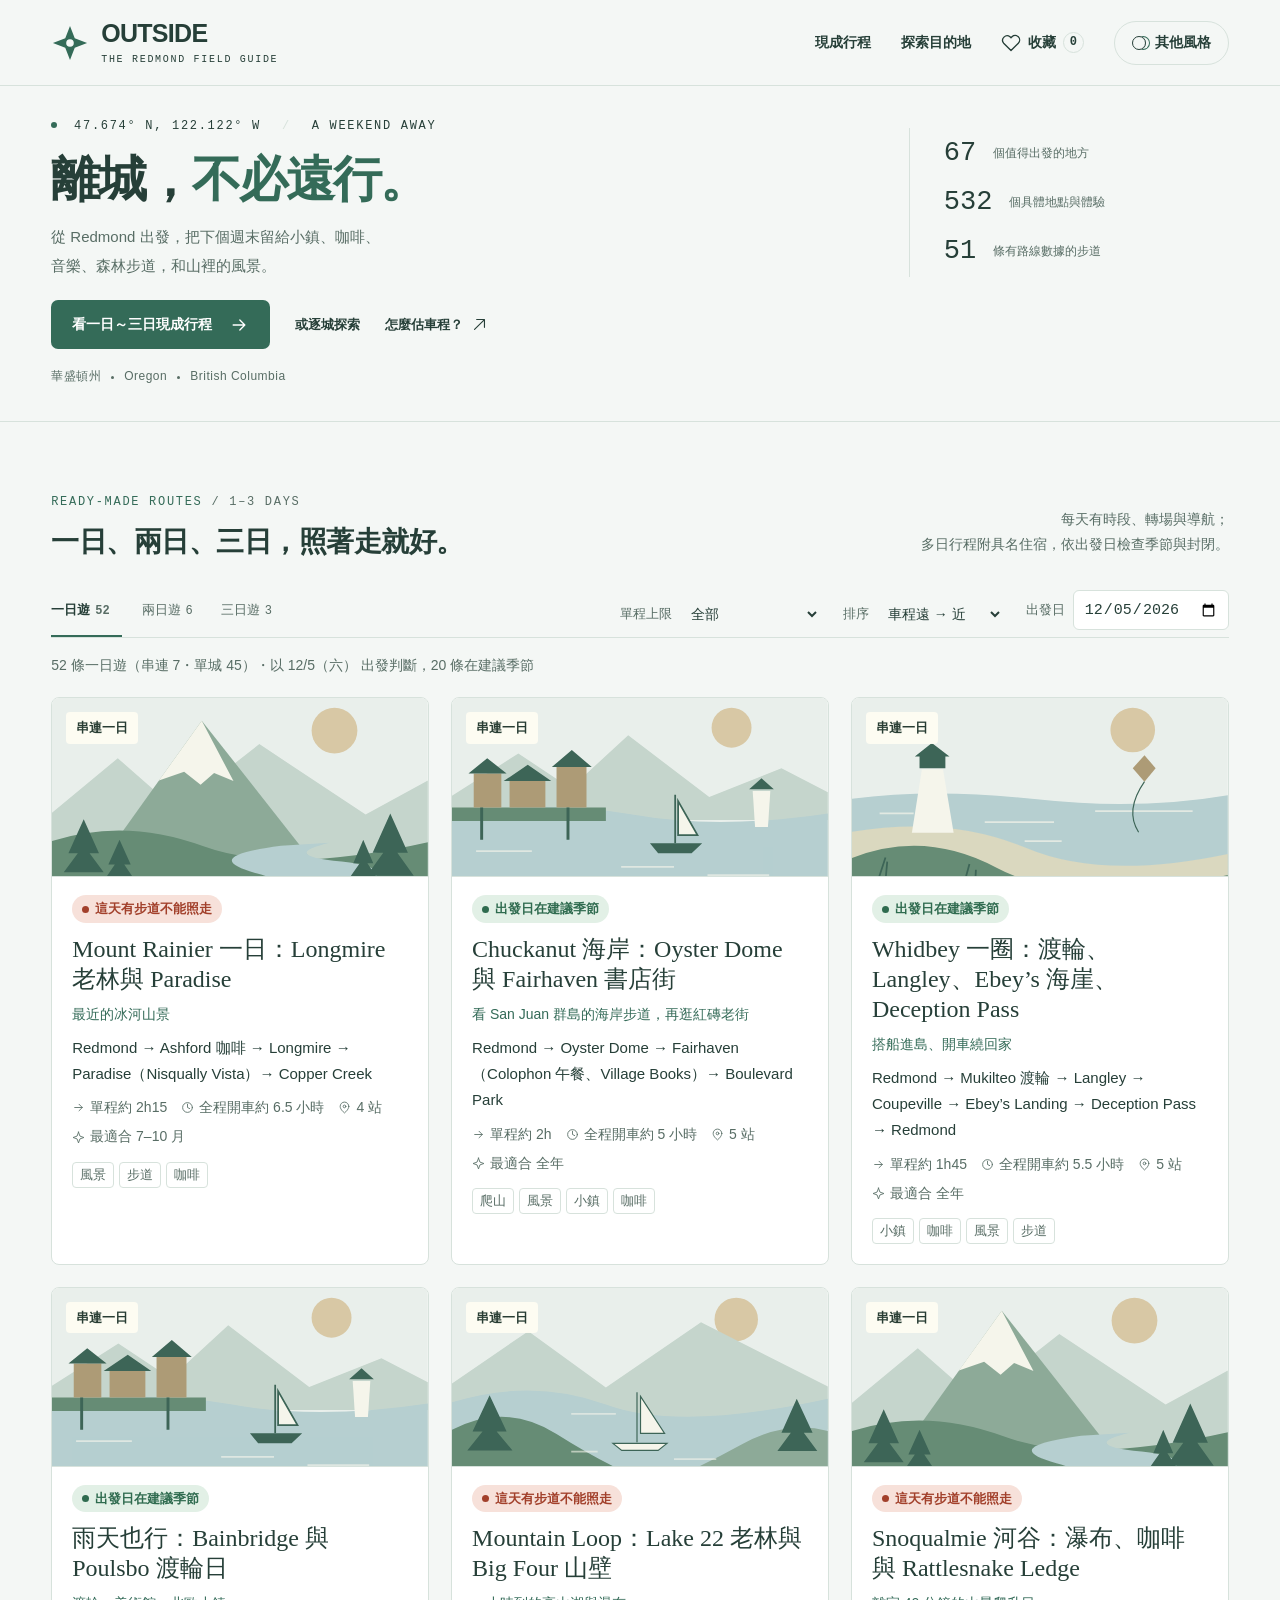
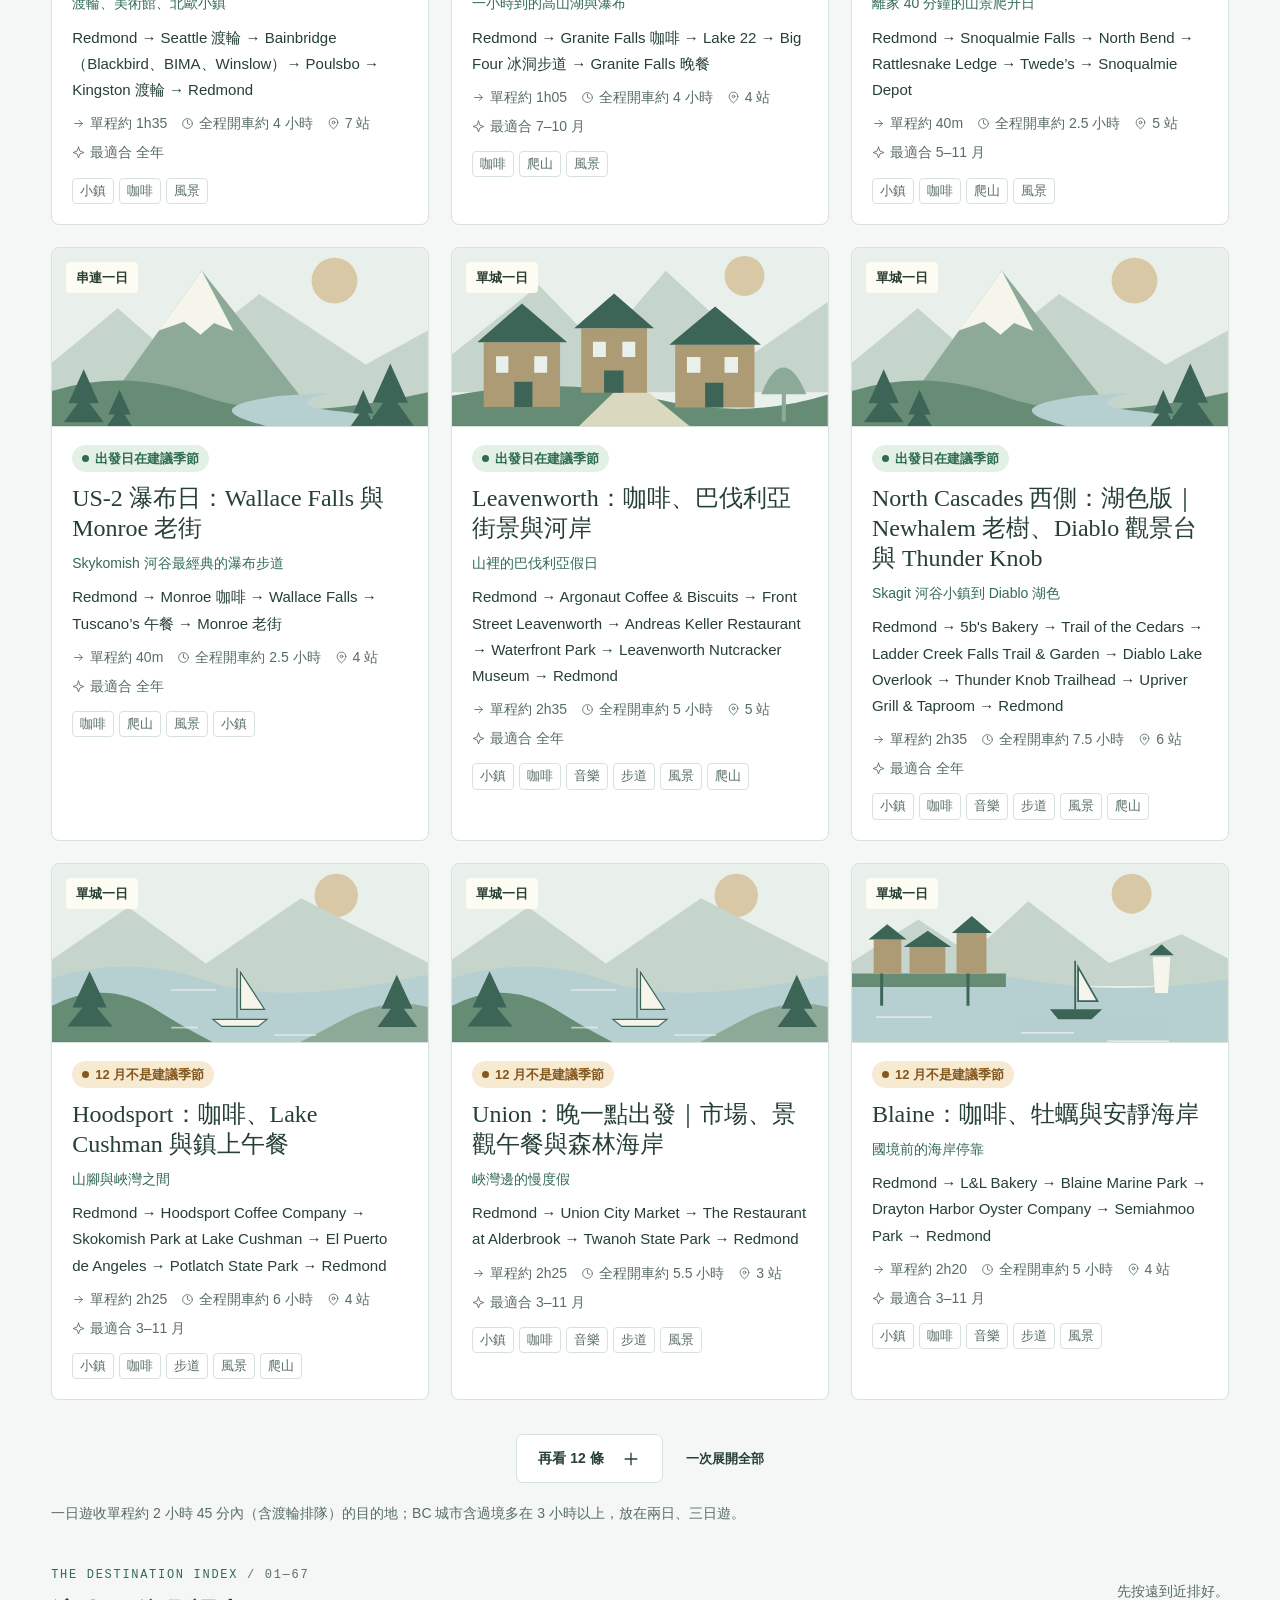
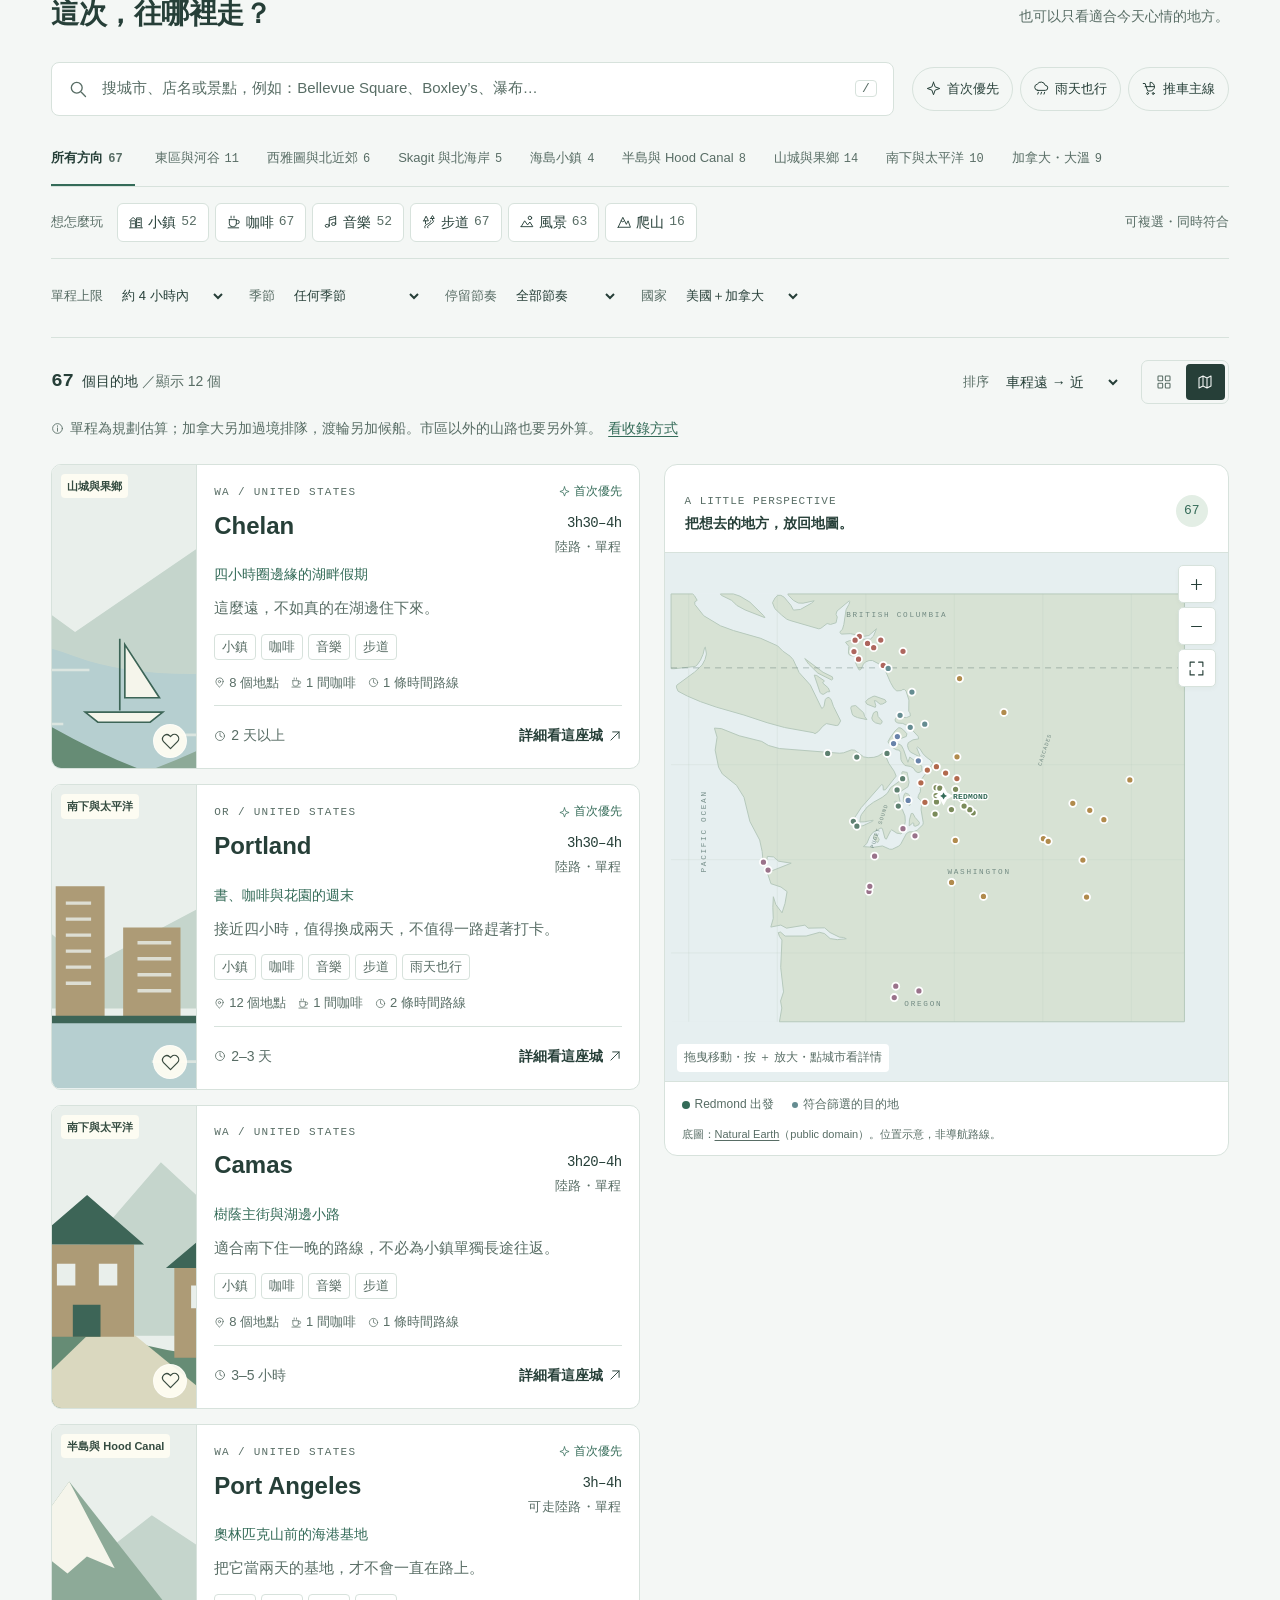
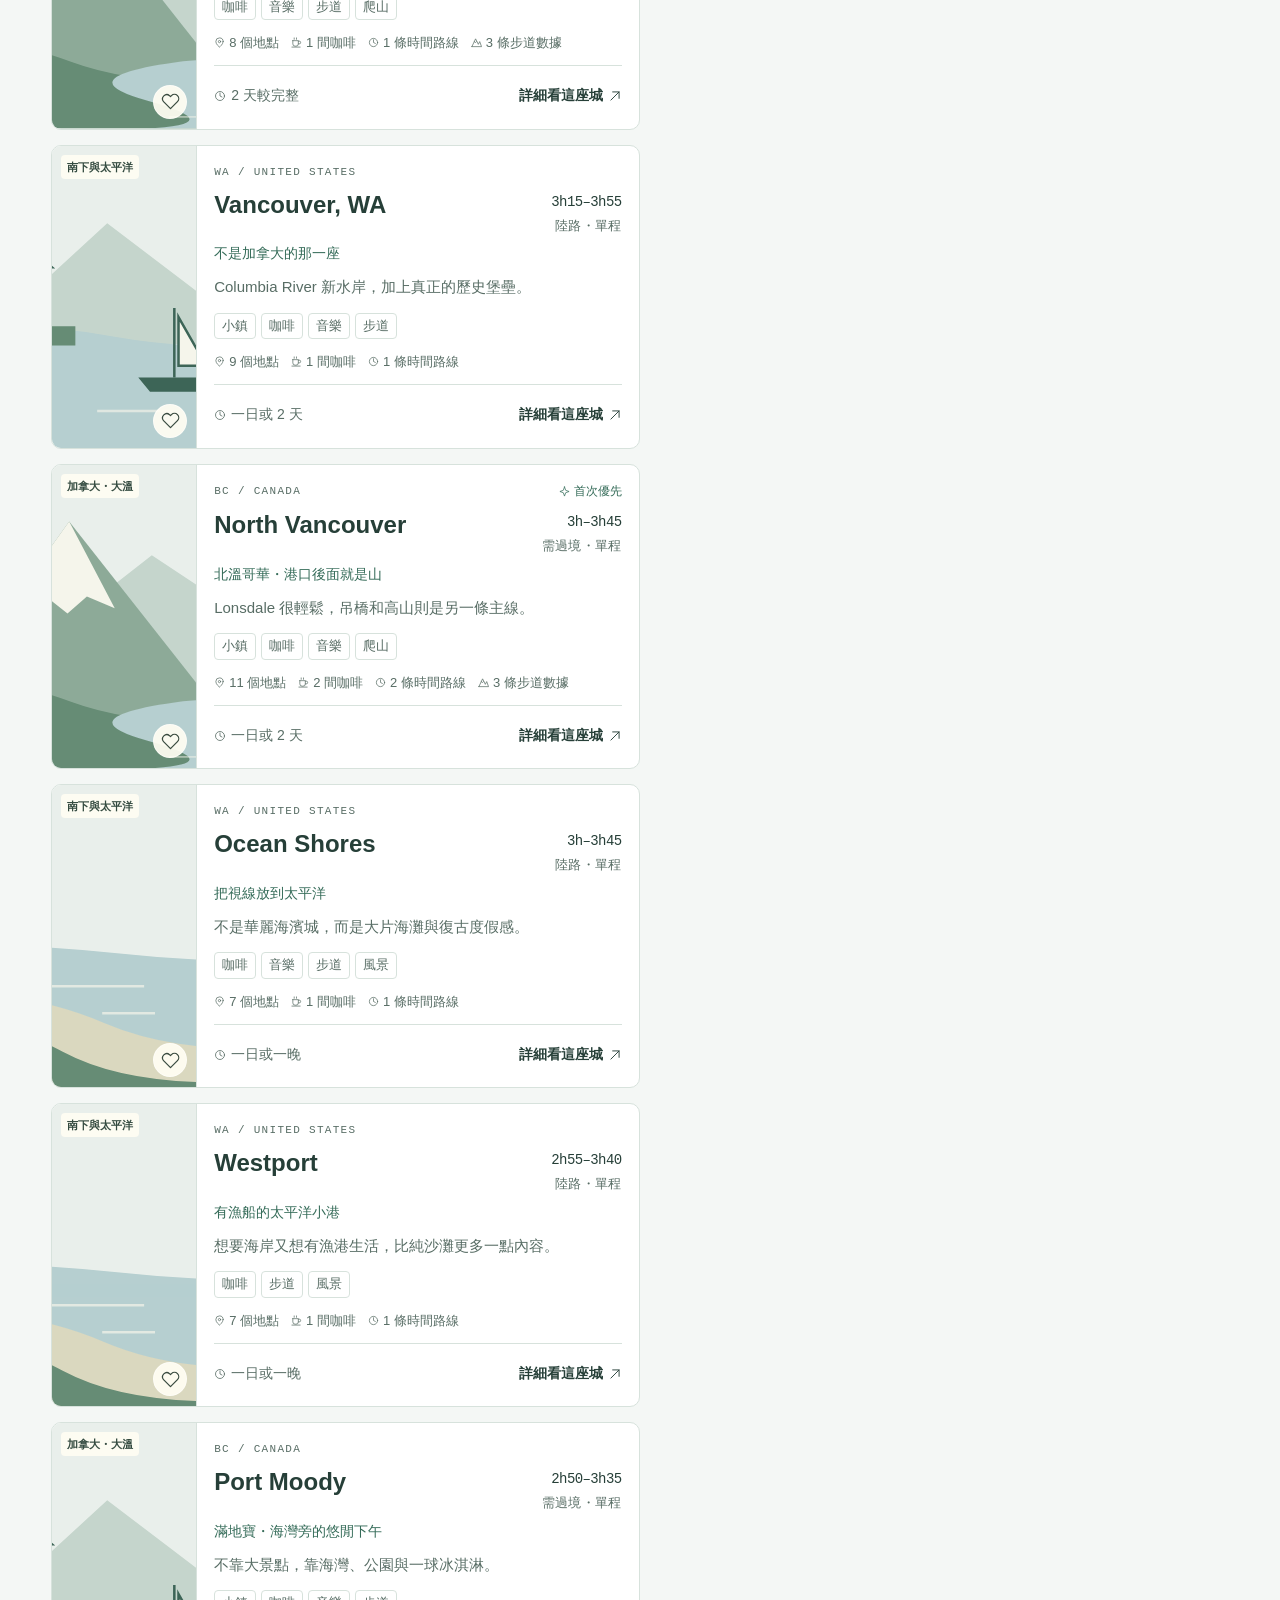
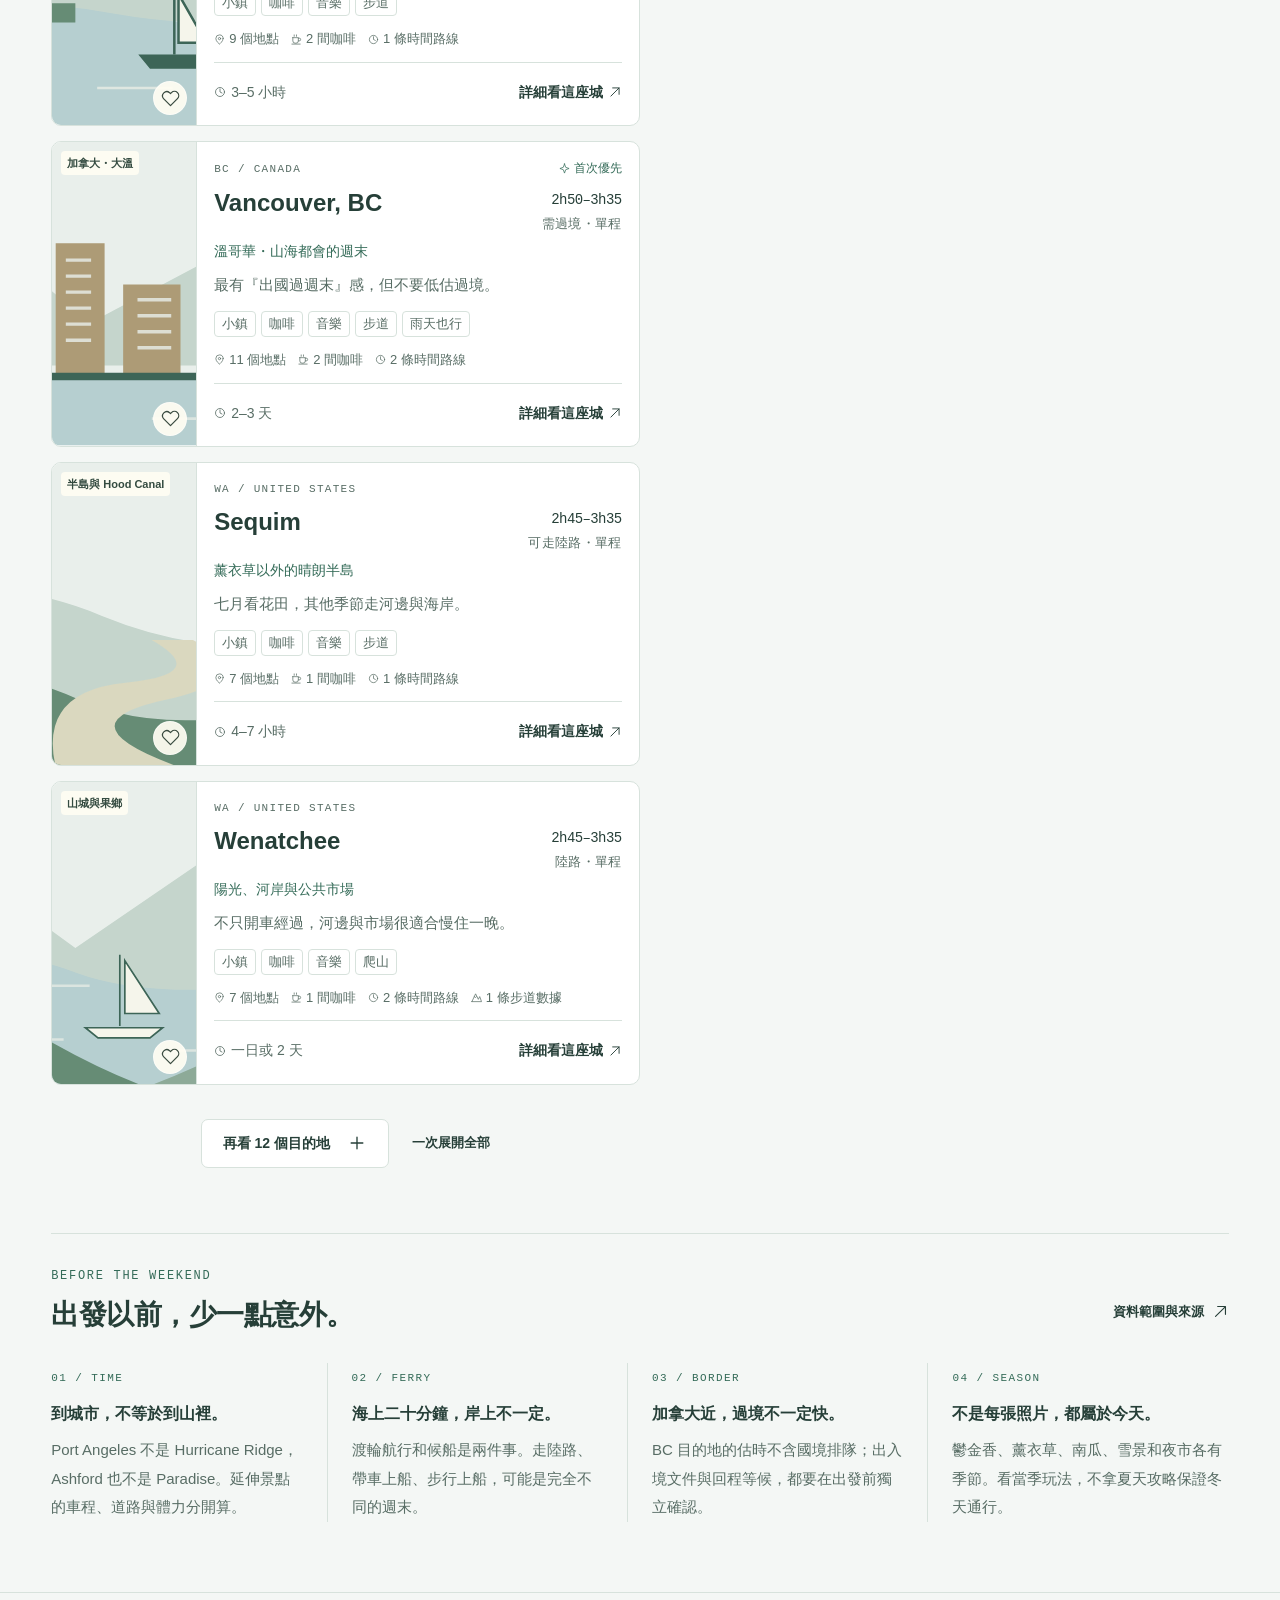
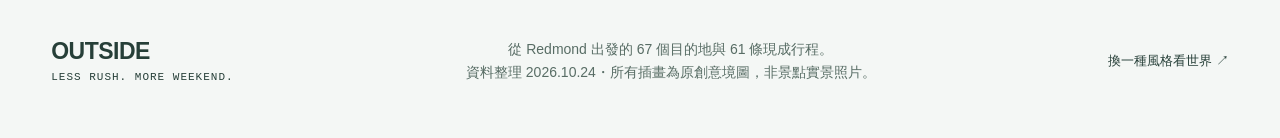
<file: index.html>
<!doctype html>
<html lang="zh-Hant">
<head>
  <meta charset="utf-8">
  <meta name="viewport" content="width=device-width, initial-scale=1">
  <meta name="theme-color" content="#f4f7f5">
  <meta name="application-name" content="OUTSIDE Redmond Guide">
  <meta name="description" content="從 Redmond 出發，67 個約四小時內的城市、小鎮與山區，61 條一日～三日現成行程（一日遊 52 條），店家逐家查證。">
  <title>OUTSIDE｜離城不必遠行・Redmond 週末旅行指南</title>
  <link rel="icon" href="favicon.svg" type="image/svg+xml">
  <link rel="stylesheet" href="styles.css?v=11">
  <script type="module" src="app.js?v=9"></script>
</head>
<body id="top" data-theme="atlas">
  <a class="skip-link" href="#explore">跳到目的地清單</a>
  <svg class="svg-library" aria-hidden="true" xmlns="http://www.w3.org/2000/svg">
    <defs>
      <symbol id="i-arrow" viewBox="0 0 24 24"><path d="M5 12h14m-6-6 6 6-6 6"/></symbol>
      <symbol id="i-external" viewBox="0 0 24 24"><path d="M8 5h11v11M19 5 5 19"/></symbol>
      <symbol id="i-search" viewBox="0 0 24 24"><circle cx="10.5" cy="10.5" r="6.5"/><path d="m16 16 5 5"/></symbol>
      <symbol id="i-heart" viewBox="0 0 24 24"><path d="M20.8 4.6a5.4 5.4 0 0 0-7.6 0L12 5.8l-1.2-1.2a5.4 5.4 0 0 0-7.6 7.6L12 21l8.8-8.8a5.4 5.4 0 0 0 0-7.6Z"/></symbol>
      <symbol id="i-map" viewBox="0 0 24 24"><path d="m3 6 6-3 6 3 6-3v15l-6 3-6-3-6 3V6Zm6-3v15m6-12v15"/></symbol>
      <symbol id="i-grid" viewBox="0 0 24 24"><rect x="3" y="3" width="7" height="7" rx="1"/><rect x="14" y="3" width="7" height="7" rx="1"/><rect x="3" y="14" width="7" height="7" rx="1"/><rect x="14" y="14" width="7" height="7" rx="1"/></symbol>
      <symbol id="i-close" viewBox="0 0 24 24"><path d="m6 6 12 12M18 6 6 18"/></symbol>
      <symbol id="i-clock" viewBox="0 0 24 24"><circle cx="12" cy="12" r="9"/><path d="M12 6v6l4 2"/></symbol>
      <symbol id="i-rain" viewBox="0 0 24 24"><path d="M6 15a5 5 0 0 1-.8-9.9A7 7 0 0 1 18 7a4 4 0 0 1 0 8H6Zm1 3-1 3m6-3-1 3m6-3-1 3"/></symbol>
      <symbol id="i-stroller" viewBox="0 0 24 24"><path d="M5 9h15a7 7 0 0 1-7 7H9L5 4H2m11 5V2a7 7 0 0 1 7 7"/><circle cx="9" cy="20" r="1.5"/><circle cx="18" cy="20" r="1.5"/></symbol>
      <symbol id="i-check" viewBox="0 0 24 24"><path d="m5 12 4 4L19 6"/></symbol>
      <symbol id="i-plus" viewBox="0 0 24 24"><path d="M5 12h14M12 5v14"/></symbol>
      <symbol id="i-minus" viewBox="0 0 24 24"><path d="M5 12h14"/></symbol>
      <symbol id="i-fit" viewBox="0 0 24 24"><path d="M3 9V3h6m6 0h6v6M3 15v6h6m6 0h6v-6"/></symbol>
      <symbol id="i-pin" viewBox="0 0 24 24"><path d="M20 10c0 6-8 12-8 12S4 16 4 10a8 8 0 1 1 16 0Z"/><circle cx="12" cy="10" r="2.5"/></symbol>
      <symbol id="i-copy" viewBox="0 0 24 24"><rect x="8" y="8" width="12" height="13" rx="2"/><path d="M16 8V3H3v13h5"/></symbol>
      <symbol id="i-info" viewBox="0 0 24 24"><circle cx="12" cy="12" r="9"/><path d="M12 11v6m0-10v1"/></symbol>
      <symbol id="i-spark" viewBox="0 0 24 24"><path d="m12 2 2.6 7.4L22 12l-7.4 2.6L12 22l-2.6-7.4L2 12l7.4-2.6L12 2Z"/></symbol>
      <symbol id="i-coffee" viewBox="0 0 24 24"><path d="M4 8h12v7a5 5 0 0 1-5 5H9a5 5 0 0 1-5-5V8Zm12 1h2a3 3 0 0 1 0 6h-2M7 2v3m5-3v3M2 22h18"/></symbol>
      <symbol id="i-music" viewBox="0 0 24 24"><path d="M9 18V5l11-3v13M9 9l11-3"/><ellipse cx="5.5" cy="18.5" rx="3.5" ry="2.5"/><ellipse cx="16.5" cy="15.5" rx="3.5" ry="2.5"/></symbol>
      <symbol id="i-mountain" viewBox="0 0 24 24"><path d="m2 21 8-17 6 12 3-6 4 11H2Zm5-11 3 2 2-2"/></symbol>
      <symbol id="i-walk" viewBox="0 0 24 24"><path d="M5 22c-3-7 11-6 10-12M10 22c-4-5 10-6 10-12M3 10l4-8 4 8H3Zm3 0v5m9-9 3-5 3 5h-6Zm3 0v3"/></symbol>
      <symbol id="i-town" viewBox="0 0 24 24"><path d="M3 21V10h8v11m2 0V5h8v16M1 10l6-6 6 6m-8 5h4m6-7h4m-4 5h4m-4 5h4M1 22h22"/></symbol>
      <symbol id="i-view" viewBox="0 0 24 24"><path d="m2 20 6-10 5 7 4-5 5 8H2Z"/><circle cx="17" cy="5" r="3"/></symbol>
      <symbol id="scene-mountain" viewBox="0 0 640 360">
        <rect width="640" height="360" fill="var(--art-sky)"/>
        <circle cx="481" cy="84" r="39" fill="var(--art-sun)"/>
        <path d="M0 224 112 131 211 218 353 107 534 227 640 169V360H0Z" fill="var(--art-far)"/>
        <path d="m87 302 168-235 185 235Z" fill="var(--art-mountain)"/>
        <path d="m255 67-73 102 43-15 28 22 23-20 33 14Z" fill="var(--art-snow)"/>
        <path d="M0 272q125-40 258 9t382-7v86H0Z" fill="var(--art-near)"/>
        <path d="M390 280q-143 19-42 47t-3 33h170q86-42-22-53t-20-32Z" fill="var(--art-water)"/>
        <g fill="var(--art-ink)"><path d="m54 235-26 58h16l-24 32h68l-24-32h16Z"/><path d="m115 270-19 42h11l-17 25h50l-17-25h11Z"/><path d="m576 225-30 67h18l-28 39h80l-28-39h18Z"/><path d="m530 270-17 40h11l-17 24h46l-16-24h10Z"/></g>
        <path d="M19 345h113m329-12h67m-155 13h38" fill="none" stroke="var(--art-snow)" stroke-width="2" opacity=".5"/>
      </symbol>
      <symbol id="scene-harbor" viewBox="0 0 640 360">
        <rect width="640" height="360" fill="var(--art-sky)"/><circle cx="476" cy="79" r="34" fill="var(--art-sun)"/>
        <path d="M0 195 113 123l89 59 98-90 138 105 123-49 79 41v47H0Z" fill="var(--art-far)"/>
        <path d="M0 226q160-25 307 1t333-2v135H0Z" fill="var(--art-water)"/>
        <path d="M0 215h262v23H0Z" fill="var(--art-near)"/>
        <g fill="var(--art-building)"><path d="M37 157h47v58H37Zm61 13h61v45H98Zm80-24h51v69h-51Z"/></g>
        <g fill="var(--art-ink)"><path d="m28 157 32-26 33 26Zm60 13 41-28 40 28Zm82-24 34-29 34 29Z"/><path d="M48 215h5v55h-5Zm147 0h5v55h-5ZM337 276h89l-18 17h-57Z"/></g>
        <path d="M380 193v83m5-72 33 58h-33Z" fill="var(--art-snow)" stroke="var(--art-ink)" stroke-width="3"/>
        <path d="M512 187h30l-4 61h-22Z" fill="var(--art-snow)"/><path d="M506 184h42l-21-19Z" fill="var(--art-ink)"/>
        <path d="M288 316h90m57 14h105M41 289h95" stroke="var(--art-snow)" stroke-width="3" opacity=".65"/>
      </symbol>
      <symbol id="scene-village" viewBox="0 0 640 360">
        <rect width="640" height="360" fill="var(--art-sky)"/><circle cx="498" cy="76" r="34" fill="var(--art-sun)"/>
        <path d="M0 210 148 92l103 106L364 67l151 140 125-87v154H0Z" fill="var(--art-far)"/>
        <path d="M0 280q180-35 340 4t300-6v82H0Z" fill="var(--art-near)"/>
        <path d="M280 270h49l110 90H187Z" fill="var(--art-road)"/>
        <path d="M54 189h130v110H54Zm166-24h112v110H220Zm160 28h135v107H380Z" fill="var(--art-building)"/>
        <path d="m43 189 76-66 77 66Zm165-24 68-59 68 59Zm162 28 78-65 78 65Z" fill="var(--art-ink)"/>
        <g fill="var(--art-sky)"><path d="M75 213h21v28H75Zm65 0h22v28h-22Zm100-25h22v26h-22Zm50 0h22v26h-22Zm110 26h23v27h-23Zm64 0h23v27h-23Z"/></g>
        <path d="M106 256h31v43h-31Zm153-19h33v38h-33Zm172 21h31v42h-31Z" fill="var(--art-ink)"/>
        <path d="M565 245v79m-33-50q32-77 66 0Z" fill="var(--art-mountain)" stroke="var(--art-mountain)" stroke-width="7"/>
      </symbol>
      <symbol id="scene-city" viewBox="0 0 640 360">
        <rect width="640" height="360" fill="var(--art-sky)"/><circle cx="486" cy="91" r="44" fill="var(--art-sun)"/>
        <path d="M0 211 155 109l124 106 145-77 216 79v48H0Z" fill="var(--art-far)"/>
        <path d="M0 278h640v82H0Z" fill="var(--art-water)"/>
        <g fill="var(--art-building)"><path d="M45 160h49v118H45Zm66 26h66v92h-66Zm128-66h58v158h-58Zm80 49h68v109h-68Zm89-31h48v140h-48Zm66 60h84v80h-84Z"/></g>
        <path d="M188 116h29v162h-29Zm6-38h17v38h-17Zm-18 38 27-19 27 19Z" fill="var(--art-ink)"/>
        <g stroke="var(--art-sky)" stroke-width="4" opacity=".8"><path d="M57 178h24m-24 16h24m-24 16h24m-24 16h24m170-86h30m-30 19h30m-30 19h30m-30 19h30m-30 19h30m-30 19h30m55-48h40m-40 19h40m-40 19h40m-40 19h40m53-70h25m-25 20h25m-25 20h25"/></g>
        <path d="M0 278h640" stroke="var(--art-ink)" stroke-width="9"/><path d="M75 311h154m124 17h174" stroke="var(--art-snow)" stroke-width="3" opacity=".6"/>
      </symbol>
      <symbol id="scene-lake" viewBox="0 0 640 360">
        <rect width="640" height="360" fill="var(--art-sky)"/><circle cx="484" cy="82" r="37" fill="var(--art-sun)"/>
        <path d="M0 191 130 102l132 96L424 87l216 109v73H0Z" fill="var(--art-far)"/>
        <path d="M0 223q138-42 262 4t378-10v143H0Z" fill="var(--art-water)"/>
        <path d="M0 270q91-48 178 7t159 83H0Z" fill="var(--art-near)"/>
        <path d="M640 272q-71-19-147 23t-137 65h284Z" fill="var(--art-mountain)"/>
        <path d="M315 206v85m6-78 41 63h-41Zm-47 80h92l-15 12h-62Z" fill="var(--art-snow)" stroke="var(--art-ink)" stroke-width="2"/>
        <g fill="var(--art-ink)"><path d="m64 211-29 62h17l-26 32h77l-27-32h17Z"/><path d="m587 217-26 58h16l-23 31h68l-23-31h15Z"/></g>
        <path d="M203 243h76m99 77h72m-247-13h45" stroke="var(--art-snow)" stroke-width="3" opacity=".6"/>
      </symbol>
      <symbol id="scene-farm" viewBox="0 0 640 360">
        <rect width="640" height="360" fill="var(--art-sky)"/><circle cx="483" cy="81" r="37" fill="var(--art-sun)"/>
        <path d="M0 188q160-107 322-5t318-6v98H0Z" fill="var(--art-far)"/>
        <path d="M0 233q190-36 337 12t303-6v121H0Z" fill="var(--art-near)"/>
        <path d="M0 299 294 242l170 118H0Z" fill="var(--art-mountain)"/>
        <path d="m170 262 125-23 227 121h-55Zm-93 18 35-7 199 87h-74Z" fill="var(--art-sun)" opacity=".6"/>
        <path d="M96 167h134v84H96Z" fill="var(--art-building)"/><path d="m84 169 79-65 79 65Z" fill="var(--art-ink)"/>
        <path d="M145 196h37v55h-37Z" fill="var(--art-snow)"/><path d="m145 196 37 55m0-55-37 55" stroke="var(--art-building)" stroke-width="3"/>
        <g fill="var(--art-ink)"><path d="M373 179h8v80h-8Zm74 5h8v85h-8Zm88-9h8v83h-8Z"/></g>
        <g fill="var(--art-mountain)"><circle cx="377" cy="173" r="31"/><circle cx="451" cy="176" r="33"/><circle cx="539" cy="165" r="30"/></g>
        <g fill="var(--art-building)"><circle cx="500" cy="317" r="14"/><circle cx="530" cy="322" r="11"/><circle cx="557" cy="310" r="15"/></g>
      </symbol>
      <symbol id="scene-garden" viewBox="0 0 640 360">
        <rect width="640" height="360" fill="var(--art-sky)"/><circle cx="475" cy="77" r="35" fill="var(--art-sun)"/>
        <path d="M0 207q120-96 293-25t347 4v174H0Z" fill="var(--art-far)"/>
        <path d="M0 277q131-56 266 5t374-28v106H0Z" fill="var(--art-near)"/>
        <path d="M238 360q-19-88 84-98t31-51h49q87 45-35 72t12 77Z" fill="var(--art-road)"/>
        <g stroke="var(--art-ink)" stroke-width="7"><path d="M94 162v148m86-109v115m324-148v151"/></g>
        <g fill="var(--art-mountain)"><ellipse cx="90" cy="164" rx="43" ry="71" transform="rotate(-21 90 164)"/><ellipse cx="181" cy="203" rx="36" ry="57" transform="rotate(19 181 203)"/><ellipse cx="505" cy="175" rx="49" ry="76" transform="rotate(17 505 175)"/></g>
        <g fill="var(--art-building)"><circle cx="54" cy="313" r="13"/><circle cx="84" cy="322" r="17"/><circle cx="117" cy="315" r="11"/><circle cx="537" cy="331" r="17"/><circle cx="575" cy="318" r="19"/></g>
      </symbol>
      <symbol id="scene-coast" viewBox="0 0 640 360">
        <rect width="640" height="360" fill="var(--art-sky)"/><circle cx="478" cy="83" r="38" fill="var(--art-sun)"/>
        <path d="M0 200q143-18 315 1t325-7v166H0Z" fill="var(--art-water)"/>
        <path d="M0 256q168-27 297 28t343 10v66H0Z" fill="var(--art-road)"/>
        <path d="M0 301q124-49 247 17t393 12v30H0Z" fill="var(--art-near)"/>
        <path d="m102 258 17-108h36l18 108Z" fill="var(--art-snow)"/><path d="M115 148h44v-20h-44Zm-8-20 29-23 30 23Z" fill="var(--art-ink)"/>
        <path d="M47 225h58m121 15h118m70-19h166M294 272h63" stroke="var(--art-snow)" stroke-width="3" opacity=".7"/>
        <path d="m478 148 20-22 19 22-19 23Z" fill="var(--art-building)"/><path d="M498 171q-34 49-10 86" fill="none" stroke="var(--art-ink)" stroke-width="2"/>
        <path d="m44 340 13-40m0 40 3-33m128 48 12-44m9 45 2-35" stroke="var(--art-ink)" stroke-width="3"/>
      </symbol>
    </defs>
  </svg>

  <header class="site-header">
    <a class="brand" href="./index.html" aria-label="OUTSIDE 旅行指南首頁">
      <svg class="brand-mark" viewBox="0 0 40 40" aria-hidden="true"><path d="m20 2 5 13 13 5-13 5-5 13-5-13L2 20l13-5Z" fill="currentColor"/><circle cx="20" cy="20" r="4" fill="var(--bg)"/></svg>
      <span>OUTSIDE<small>THE REDMOND FIELD GUIDE</small></span>
    </a>
    <nav class="header-nav" aria-label="主要導覽">
      <a class="nav-explore" href="#trips">現成行程</a>
      <a class="nav-explore" href="#explore">探索目的地</a>
      <button class="favorites-nav" id="favorites-nav" type="button" aria-pressed="false"><svg class="icon" aria-hidden="true"><use href="#i-heart"/></svg><span>收藏</span><span class="favorite-count" id="favorite-count">0</span></button>
      <a class="style-link" href="./styles.html"><span class="style-orbit" aria-hidden="true"></span>其他風格</a>
    </nav>
  </header>

  <main>
    <section class="hero" aria-labelledby="hero-title">
      <div class="hero-copy">
        <p class="eyebrow"><span class="status-dot"></span> 47.674° N, 122.122° W <span class="eyebrow-divider">/</span> A WEEKEND AWAY</p>
        <h1 id="hero-title">離城，<br><em>不必遠行。</em></h1>
        <p class="hero-description">從 Redmond 出發，把下個週末留給小鎮、咖啡、<br class="desktop-break">音樂、森林步道，和山裡的風景。</p>
        <div class="hero-actions">
          <a class="primary-button" href="#trips">看一日～三日現成行程 <svg class="icon" aria-hidden="true"><use href="#i-arrow"/></svg></a>
          <a class="text-button" href="#explore">或逐城探索</a>
          <button class="text-button method-button" type="button">怎麼估車程？<svg class="icon" aria-hidden="true"><use href="#i-external"/></svg></button>
        </div>
        <div class="hero-fineprint"><span>華盛頓州</span><i></i><span>Oregon</span><i></i><span>British Columbia</span></div>
      </div>
      <div class="hero-visual" aria-hidden="true">
        <div class="hero-art-frame"><svg class="hero-landscape" viewBox="0 0 640 360" preserveAspectRatio="xMidYMid slice"><use href="#scene-mountain"/></svg></div>
        <div class="hero-coordinate">PACIFIC NORTHWEST<br><span>KEEP A LITTLE ROOM FOR WONDER.</span></div>
        <div class="hero-stamp"><span>THE WEEKEND RADIUS</span><strong>4<span>h</span></strong><span>FROM REDMOND, WA</span></div>
        <div class="floating-note"><span>FIELD NOTE / 001</span><p>好旅程，<br>不一定要請假。</p><svg class="icon" aria-hidden="true"><use href="#i-spark"/></svg></div>
      </div>
      <div class="hero-stats">
        <div><strong id="hero-city-count">67</strong><span>個值得出發的地方</span></div>
        <div><strong id="hero-place-count">532</strong><span>個具體地點與體驗</span></div>
        <div><strong id="hero-trail-count">51</strong><span>條有路線數據的步道</span></div>
        <p>遠近都收，先從最遠的看起。<br><span>不是景點打卡，是下一個舒服的週末。</span></p>
      </div>
    </section>

    <section class="trips-section" id="trips" aria-labelledby="trips-title">
      <div class="section-heading">
        <div><p class="eyebrow">READY-MADE ROUTES <span>/ 1–3 DAYS</span></p><h2 id="trips-title">一日、兩日、三日，照著走就好。</h2></div>
        <p class="section-aside">每天有時段、轉場與導航；<br>多日行程附具名住宿，依出發日檢查季節與封閉。</p>
      </div>
      <div class="trip-controls">
        <div class="trip-tabs" id="trip-tabs" role="group" aria-label="行程天數"></div>
        <div class="select-filters trip-selects">
          <label>單程上限<select id="trip-drive"><option value="0">全部</option><option value="60">1 小時內</option><option value="120">2 小時內</option><option value="165">2 小時 45 分內</option></select></label>
          <label>排序<select id="trip-sort"><option value="far">車程遠 → 近</option><option value="near">車程近 → 遠</option></select></label>
          <label class="plan-date trip-date">出發日<input type="date" id="trip-date" data-plan-date></label>
        </div>
      </div>
      <p class="results-count trip-count" id="trip-count" role="status" aria-live="polite">正在載入行程…</p>
      <div class="trip-grid" id="trip-grid"></div>
      <div class="load-more-row" id="trip-more-row" hidden><button class="secondary-button" id="trip-more" type="button">再看 12 條<svg class="icon" aria-hidden="true"><use href="#i-plus"/></svg></button><button class="text-button" id="trip-show-all" type="button">一次展開全部</button></div>
      <p class="trip-scope-note">一日遊收單程約 2 小時 45 分內（含渡輪排隊）的目的地；BC 城市含過境多在 3 小時以上，放在兩日、三日遊。</p>
    </section>

    <section class="explore-section" id="explore" aria-labelledby="explore-title">
      <div class="section-heading">
        <div><p class="eyebrow">THE DESTINATION INDEX <span>/ 01—67</span></p><h2 id="explore-title">這次，往哪裡走？</h2></div>
        <p class="section-aside">先按遠到近排好。<br>也可以只看適合今天心情的地方。</p>
      </div>
      <div class="search-row">
        <label class="search-field" for="search">
          <svg class="icon" aria-hidden="true"><use href="#i-search"/></svg>
          <input id="search" type="search" placeholder="搜城市、店名或景點，例如：Bellevue Square、Boxley’s、瀑布…" autocomplete="off">
          <span class="search-shortcut" aria-hidden="true">/</span>
        </label>
        <div class="quick-filters" aria-label="快速篩選">
          <button class="filter-chip" id="filter-picks" type="button" aria-pressed="false"><svg class="icon" aria-hidden="true"><use href="#i-spark"/></svg>首次優先</button>
          <button class="filter-chip" id="filter-rain" type="button" aria-pressed="false"><svg class="icon" aria-hidden="true"><use href="#i-rain"/></svg>雨天也行</button>
          <button class="filter-chip" id="filter-easy" type="button" aria-pressed="false"><svg class="icon" aria-hidden="true"><use href="#i-stroller"/></svg>推車主線</button>
        </div>
      </div>
      <nav class="region-tabs" id="region-tabs" aria-label="旅行方向"></nav>
      <div class="interest-row">
        <span class="interest-label">想怎麼玩</span>
        <div class="interest-filters" id="interest-filters" aria-label="依興趣篩選目的地"></div>
        <span class="interest-hint" id="interest-hint">可複選・同時符合</span>
      </div>
      <div class="filter-toolbar">
        <div class="select-filters">
          <label>單程上限<select id="max-drive"><option value="240">約 4 小時內</option><option value="180">3 小時內</option><option value="120">2 小時內</option><option value="60">1 小時內</option></select></label>
          <label>季節<select id="season"><option value="all">任何季節</option><option value="spring">春・花與新綠</option><option value="summer">夏・水邊日子</option><option value="fall">秋・葉色與收成</option><option value="winter">冬・室內與雪景</option></select></label>
          <label>停留節奏<select id="trip"><option value="all">全部節奏</option><option value="half">輕鬆半日</option><option value="day">一日旅行</option><option value="overnight">值得住一晚</option></select></label>
          <label>國家<select id="country"><option value="all">美國＋加拿大</option><option value="US">只看美國</option><option value="CA">只看加拿大</option></select></label>
        </div>
        <button class="reset-filters text-button" id="reset-filters" type="button" hidden>清除條件</button>
      </div>
      <div class="results-toolbar">
        <p class="results-count" id="results-count" role="status" aria-live="polite">正在載入目的地…</p>
        <div class="results-controls">
          <label class="sort-label" for="sort">排序<select id="sort"><option value="far">車程遠 → 近</option><option value="near">車程近 → 遠</option><option value="picks">編輯首選優先</option><option value="name">城市 A → Z</option></select></label>
          <div class="view-toggle" aria-label="瀏覽方式">
            <button id="view-cards" type="button" aria-label="卡片檢視" aria-pressed="true"><svg class="icon" aria-hidden="true"><use href="#i-grid"/></svg></button>
            <button id="view-map" type="button" aria-label="地圖並列檢視" aria-pressed="false"><svg class="icon" aria-hidden="true"><use href="#i-map"/></svg></button>
          </div>
        </div>
      </div>
      <p class="timing-note"><svg class="icon" aria-hidden="true"><use href="#i-info"/></svg>單程為規劃估算；加拿大另加過境排隊，渡輪另加候船。市區以外的山路也要另外算。<button class="method-button inline-link" type="button">看收錄方式</button></p>
      <div class="explore-layout" id="explore-layout" data-view="cards">
        <div class="results-area">
          <div class="city-grid" id="city-grid" aria-label="目的地清單"><p class="loading-message">正在展開你的週末地圖…</p></div>
          <div class="empty-state" id="empty-state" hidden><span class="empty-mark" aria-hidden="true">↗</span><h3>這一組條件，先留白。</h3><p id="empty-message">換個關鍵字，或放寬一個條件看看。</p><button class="secondary-button" id="empty-reset" type="button">重新看所有目的地</button></div>
          <div class="load-more-row" id="load-more-row" hidden><button class="secondary-button" id="load-more" type="button">再看 12 個目的地<svg class="icon" aria-hidden="true"><use href="#i-plus"/></svg></button><button class="text-button" id="show-all" type="button">一次展開全部</button></div>
        </div>
        <aside class="map-panel" id="map-panel" aria-label="目的地地圖" hidden>
          <div class="map-panel-heading"><div><span class="eyebrow">A LITTLE PERSPECTIVE</span><h3>把想去的地方，放回地圖。</h3></div><span class="map-count" id="map-count">67</span></div>
          <div class="map-canvas" id="map-canvas">
            <svg id="destination-map" viewBox="0 0 1200 1000" role="group" aria-label="西北地區目的地位置，點選標記可看詳細行程">
              <rect class="map-water" x="0" y="0" width="1200" height="1000"/>
              <g id="map-land" aria-hidden="true"></g>
              <g id="map-grid" aria-hidden="true"></g>
              <g id="map-labels" aria-hidden="true"></g>
              <g id="map-pins"></g>
              <g id="map-origin"></g>
            </svg>
            <div class="map-controls"><button id="map-zoom-in" type="button" aria-label="放大地圖"><svg class="icon" aria-hidden="true"><use href="#i-plus"/></svg></button><button id="map-zoom-out" type="button" aria-label="縮小地圖"><svg class="icon" aria-hidden="true"><use href="#i-minus"/></svg></button><button id="map-fit" type="button" aria-label="顯示全部符合條件的目的地"><svg class="icon" aria-hidden="true"><use href="#i-fit"/></svg></button></div>
            <p class="map-interaction">拖曳移動・按 ＋ 放大・點城市看詳情</p>
          </div>
          <div class="map-legend"><span><i class="origin-dot"></i>Redmond 出發</span><span><i></i>符合篩選的目的地</span></div>
          <p class="map-credit">底圖：<a href="https://www.naturalearthdata.com/about/terms-of-use/" target="_blank" rel="noopener noreferrer">Natural Earth</a>（public domain）。位置示意，非導航路線。</p>
        </aside>
      </div>
    </section>

    <section class="field-notes" aria-labelledby="notes-title">
      <div class="section-heading"><div><p class="eyebrow">BEFORE THE WEEKEND</p><h2 id="notes-title">出發以前，少一點意外。</h2></div><button class="method-button text-button" type="button">資料範圍與來源<svg class="icon" aria-hidden="true"><use href="#i-external"/></svg></button></div>
      <div class="notes-grid">
        <article><span>01 / TIME</span><h3>到城市，不等於到山裡。</h3><p>Port Angeles 不是 Hurricane Ridge，Ashford 也不是 Paradise。延伸景點的車程、道路與體力分開算。</p></article>
        <article><span>02 / FERRY</span><h3>海上二十分鐘，岸上不一定。</h3><p>渡輪航行和候船是兩件事。走陸路、帶車上船、步行上船，可能是完全不同的週末。</p></article>
        <article><span>03 / BORDER</span><h3>加拿大近，過境不一定快。</h3><p>BC 目的地的估時不含國境排隊；出入境文件與回程等候，都要在出發前獨立確認。</p></article>
        <article><span>04 / SEASON</span><h3>不是每張照片，都屬於今天。</h3><p>鬱金香、薰衣草、南瓜、雪景和夜市各有季節。看當季玩法，不拿夏天攻略保證冬天通行。</p></article>
      </div>
    </section>
  </main>

  <footer class="site-footer"><a class="footer-brand" href="#top">OUTSIDE<span>LESS RUSH. MORE WEEKEND.</span></a><p>從 Redmond 出發的 67 個目的地與 61 條現成行程。<br>資料整理 <time datetime="2026-10-24">2026.10.24</time>・所有插畫為原創意境圖，非景點實景照片。</p><a href="./styles.html">換一種風格看世界 ↗</a></footer>
  <dialog id="city-dialog" class="city-dialog" aria-labelledby="city-title"></dialog>
  <dialog id="method-dialog" class="method-dialog" aria-labelledby="method-title"></dialog>
  <dialog id="trip-dialog" class="city-dialog trip-dialog" aria-labelledby="trip-title"></dialog>
  <div class="toast" id="toast" role="status" aria-live="polite" hidden></div>
  <noscript><div class="noscript-message">這份互動指南需要 JavaScript 才能搜尋、篩選與顯示城市內容。請啟用 JavaScript 後重新載入。</div></noscript>
</body>
</html>
</file>
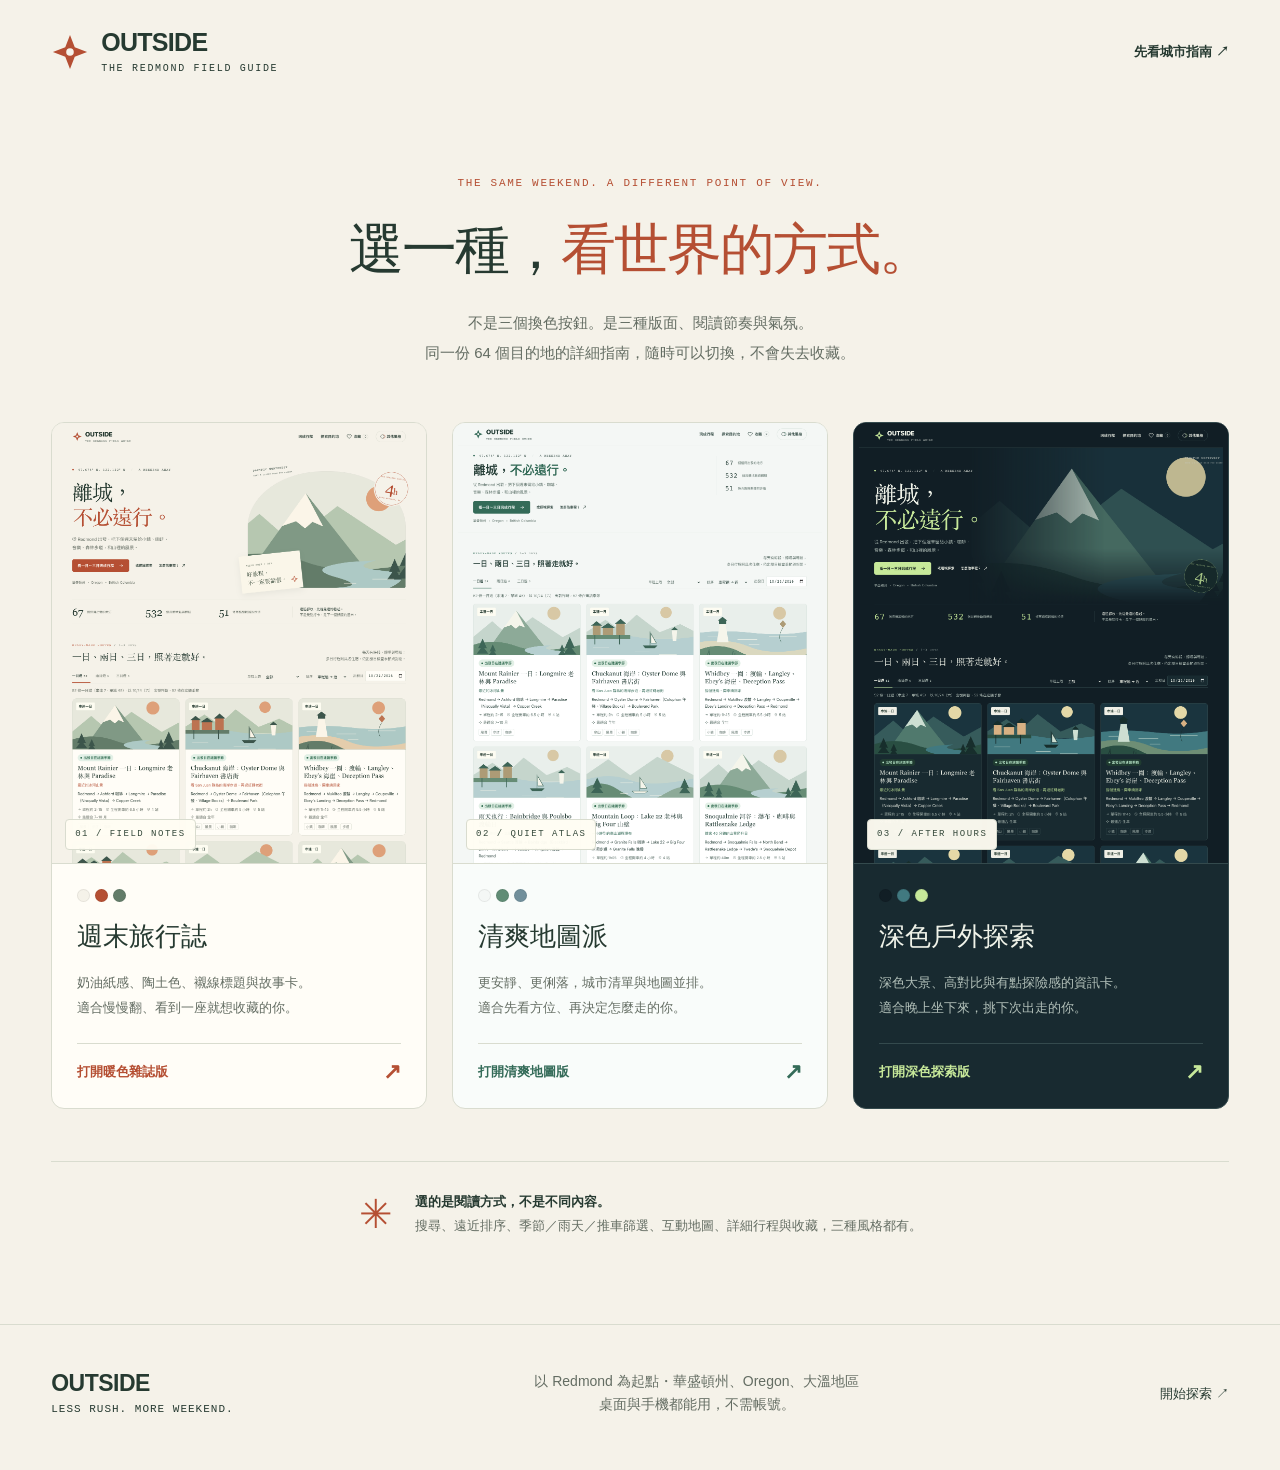
<file: styles.html>
<!doctype html>
<html lang="zh-Hant">
<head>
  <meta charset="utf-8">
  <meta name="viewport" content="width=device-width, initial-scale=1">
  <meta name="theme-color" content="#f5f2e9">
  <meta name="description" content="三種真正不同的旅行指南版型：暖色雜誌、清爽地圖、深色戶外。看實際畫面，再選喜歡的風格。">
  <title>選一種旅行的視角｜OUTSIDE 風格選擇</title>
  <link rel="icon" href="favicon.svg" type="image/svg+xml">
  <link rel="stylesheet" href="styles.css">
</head>
<body class="style-studio" data-theme="editorial">
  <header class="site-header">
    <a class="brand" href="./index.html"><svg class="brand-mark" viewBox="0 0 40 40" aria-hidden="true"><path d="m20 2 5 13 13 5-13 5-5 13-5-13L2 20l13-5Z" fill="currentColor"/><circle cx="20" cy="20" r="4" fill="var(--bg)"/></svg><span>OUTSIDE<small>THE REDMOND FIELD GUIDE</small></span></a>
    <a class="text-button" href="./index.html">先看城市指南 ↗</a>
  </header>
  <main class="studio-main">
    <div class="studio-heading"><p class="eyebrow">THE SAME WEEKEND. A DIFFERENT POINT OF VIEW.</p><h1>選一種，<em>看世界的方式。</em></h1><p>不是三個換色按鈕。是三種版面、閱讀節奏與氣氛。<br>同一份 64 個目的地的詳細指南，隨時可以切換，不會失去收藏。</p></div>
    <div class="style-options">
      <article class="style-option style-option-editorial"><a href="./index.html?style=editorial"><div class="style-preview"><img src="previews/editorial.png" alt="暖色旅行雜誌版實際畫面：奶油白、陶土色、原創山景插畫與三欄城市卡片" width="1440" height="1700"><span class="preview-tag">01 / FIELD NOTES</span></div><div class="style-option-copy"><div class="swatches" aria-label="奶油白、陶土橘、橄欖綠"><i></i><i></i><i></i></div><h2>週末旅行誌</h2><p>奶油紙感、陶土色、襯線標題與故事卡。<br>適合慢慢翻、看到一座就想收藏的你。</p><span class="style-enter">打開暖色雜誌版 <span aria-hidden="true">↗</span></span></div></a></article>
      <article class="style-option style-option-atlas"><a href="./index.html?style=atlas"><div class="style-preview"><img src="previews/atlas.png" alt="清爽地圖指南版實際畫面：霧白與鼠尾草綠、緊湊列表與並排互動地圖" width="1440" height="1700"><span class="preview-tag">02 / QUIET ATLAS</span></div><div class="style-option-copy"><div class="swatches" aria-label="霧白、鼠尾草綠、石板藍"><i></i><i></i><i></i></div><h2>清爽地圖派</h2><p>更安靜、更俐落，城市清單與地圖並排。<br>適合先看方位、再決定怎麼走的你。</p><span class="style-enter">打開清爽地圖版 <span aria-hidden="true">↗</span></span></div></a></article>
      <article class="style-option style-option-night"><a href="./index.html?style=night"><div class="style-preview"><img src="previews/night.png" alt="深色戶外探索版實際畫面：午夜藍、萊姆綠、全幅山景與橫向目的地卡" width="1440" height="1700"><span class="preview-tag">03 / AFTER HOURS</span></div><div class="style-option-copy"><div class="swatches" aria-label="午夜藍、森林青、萊姆綠"><i></i><i></i><i></i></div><h2>深色戶外探索</h2><p>深色大景、高對比與有點探險感的資訊卡。<br>適合晚上坐下來，挑下次出走的你。</p><span class="style-enter">打開深色探索版 <span aria-hidden="true">↗</span></span></div></a></article>
    </div>
    <div class="studio-footnote"><span class="studio-footnote-star" aria-hidden="true">✳</span><p><strong>選的是閱讀方式，不是不同內容。</strong><br>搜尋、遠近排序、季節／雨天／推車篩選、互動地圖、詳細行程與收藏，三種風格都有。</p></div>
  </main>
  <footer class="site-footer"><span class="footer-brand">OUTSIDE<span>LESS RUSH. MORE WEEKEND.</span></span><p>以 Redmond 為起點・華盛頓州、Oregon、大溫地區<br>桌面與手機都能用，不需帳號。</p><a href="./index.html?style=editorial">開始探索 ↗</a></footer>
</body>
</html>
</file>
<file: styles.css>
:root {
  color-scheme: light;
  --bg: #f5f2e9;
  --surface: #fffdf7;
  --surface-alt: #ebeade;
  --ink: #263a31;
  --muted: #646d63;
  --line: #d9dccf;
  --accent: #b54f33;
  --accent-ink: #fffdf6;
  --soft-accent: #f3e3d8;
  --map-water: #e6eeec;
  --map-land: #d4dfce;
  --map-line: #b5c5b7;
  --map-text: #536b66;
  --art-sky: #e7e8dc;
  --art-sun: #dea079;
  --art-far: #b6c7b0;
  --art-mountain: #809985;
  --art-near: #637c69;
  --art-water: #adc9c5;
  --art-ink: #3c554b;
  --art-snow: #fbf5e8;
  --art-road: #e4cdac;
  --art-building: #bc7351;
  --sans: -apple-system, BlinkMacSystemFont, "PingFang TC", "Noto Sans TC", "Segoe UI", sans-serif;
  --serif: Georgia, "Songti TC", "Noto Serif TC", serif;
  --mono: "SFMono-Regular", Consolas, "Liberation Mono", monospace;
  --radius: 16px;
  --page-width: 1400px;
  --gutter: clamp(20px, 4vw, 64px);
}

*, *::before, *::after { box-sizing: border-box; }
html { scroll-behavior: smooth; scroll-padding-top: 24px; }
body { margin: 0; background: var(--bg); color: var(--ink); font-family: var(--sans); font-size: 16px; line-height: 1.65; -webkit-font-smoothing: antialiased; }
body.dialog-open { overflow: hidden; }
button, input, select { font: inherit; color: inherit; }
button, select { cursor: pointer; }
button { -webkit-tap-highlight-color: transparent; }
button { border: 0; background: none; }
button:disabled { cursor: default; opacity: .4; }
a { color: inherit; text-decoration: none; }
button, a, input, select { touch-action: manipulation; }
button:focus-visible, a:focus-visible, input:focus-visible, select:focus-visible, [tabindex]:focus-visible { outline: 3px solid var(--accent); outline-offset: 4px; }
input, select { min-width: 0; }
input::placeholder { color: var(--muted); opacity: 1; }
select { color-scheme: inherit; }
img { max-width: 100%; display: block; }
svg { display: block; }
[hidden] { display: none !important; }
::selection { background: var(--soft-accent); color: var(--ink); }
.svg-library { position: absolute; width: 0; height: 0; overflow: hidden; }
.icon { width: 20px; height: 20px; flex: 0 0 20px; fill: none; stroke: currentColor; stroke-width: 1.6; stroke-linecap: round; stroke-linejoin: round; }
.skip-link { position: fixed; z-index: 50; top: 12px; left: 12px; padding: 12px 20px; background: var(--ink); color: var(--bg); transform: translateY(-150%); }
.skip-link:focus { transform: translateY(0); }
.site-header, .hero, .explore-section, .field-notes, .site-footer { max-width: var(--page-width); margin-inline: auto; padding-inline: var(--gutter); }
.site-header { min-height: 104px; display: flex; align-items: center; justify-content: space-between; gap: 24px; }
.brand { display: inline-flex; align-items: center; gap: 12px; flex-shrink: 0; }
.brand-mark { width: 38px; height: 38px; color: var(--accent); }
.brand > span { font-size: 25px; font-weight: 850; letter-spacing: -.7px; line-height: 1; }
.brand small { display: block; margin-top: 9px; font-family: var(--mono); font-size: 10px; letter-spacing: 1.7px; font-weight: 500; }
.header-nav { display: flex; align-items: center; gap: 30px; font-size: 14px; font-weight: 600; }
.header-nav > a, .header-nav > button { min-height: 44px; display: inline-flex; align-items: center; }
.favorites-nav { gap: 7px; padding: 0; }
.favorite-count { display: grid; place-items: center; min-width: 21px; height: 21px; border: 1px solid var(--line); border-radius: 50%; font-size: 12px; font-family: var(--mono); }
.favorites-nav[aria-pressed="true"] { color: var(--accent); }
.favorites-nav[aria-pressed="true"] .icon { fill: var(--soft-accent); }
.style-link { gap: 9px; padding: 0 17px; border: 1px solid var(--line); border-radius: 30px; }
.style-link:hover { background: var(--surface); }
.style-orbit { width: 14px; height: 14px; border: 1px solid var(--ink); border-radius: 50%; box-shadow: 4px 0 0 -1px var(--bg), 4px 0 0 0 var(--accent); }
.eyebrow { font-family: var(--mono); font-size: 12px; font-weight: 500; letter-spacing: 1.7px; line-height: 1.8; margin: 0 0 18px; }
.eyebrow > span:not(.status-dot):not(.eyebrow-divider) { color: var(--muted); }
.status-dot { display: inline-block; width: 6px; height: 6px; margin-right: 8px; background: var(--accent); border-radius: 50%; vertical-align: 1px; }
.eyebrow-divider { margin-inline: 12px; color: var(--line); }
.hero { position: relative; padding-block: 54px 0; display: grid; grid-template-columns: 1fr 1fr; column-gap: 30px; }
.hero-copy { position: relative; z-index: 2; padding-block: 12px 56px; }
.hero h1 { font-family: var(--serif); font-size: clamp(58px, 5.6vw, 85px); font-weight: 500; letter-spacing: -4px; line-height: 1.18; margin: 25px 0 25px; }
.hero h1 em { color: var(--accent); font-style: normal; }
.hero-description { color: var(--muted); font-size: 17px; line-height: 1.9; margin: 0 0 29px; }
.hero-actions { display: flex; align-items: center; gap: 25px; flex-wrap: wrap; }
.primary-button, .secondary-button { min-height: 49px; padding: 12px 21px; display: inline-flex; align-items: center; justify-content: center; gap: 17px; font-size: 14px; font-weight: 650; border-radius: 7px; transition: transform .18s, background .18s; }
.primary-button { background: var(--accent); color: var(--accent-ink); }
.primary-button:hover { transform: translateY(-2px); }
.secondary-button { border: 1px solid var(--line); background: var(--surface); }
.secondary-button:hover { border-color: var(--accent); }
.text-button { min-height: 44px; display: inline-flex; gap: 8px; align-items: center; padding: 0; font-size: 13px; font-weight: 600; }
.text-button:hover { color: var(--accent); }
.text-button .icon { width: 17px; height: 17px; flex-basis: 17px; }
.hero-fineprint { display: flex; align-items: center; flex-wrap: wrap; gap: 10px; font-size: 12px; letter-spacing: .5px; color: var(--muted); margin-top: 31px; }
.hero-fineprint i { width: 3px; height: 3px; border-radius: 50%; background: var(--muted); }
.hero-visual { position: relative; min-width: 0; align-self: stretch; margin-block: 7px 40px; }
.hero-art-frame { position: absolute; inset: 21px 0 5px 18px; overflow: hidden; border-radius: 48% 48% 5px 5px; border: 1px solid rgba(38,58,49,.1); }
.hero-landscape { width: 100%; height: 100%; object-fit: cover; }
.hero-coordinate { position: absolute; z-index: 1; top: 2px; left: 39px; font-family: var(--mono); font-size: 11px; line-height: 1.6; letter-spacing: 1.3px; transform: rotate(-6deg); }
.hero-coordinate > span { font-size: 7px; letter-spacing: 1px; }
.hero-stamp { display: flex; align-items: center; justify-content: center; flex-direction: column; position: absolute; z-index: 1; right: -9px; top: 24px; width: 128px; height: 128px; border: 1px solid var(--accent); outline: 4px solid var(--bg); border-radius: 50%; background: var(--bg); color: var(--accent); transform: rotate(9deg); }
.hero-stamp > span { font-family: var(--mono); font-size: 7px; letter-spacing: 1px; }
.hero-stamp strong { font-family: var(--serif); font-weight: 400; font-size: 63px; line-height: 1.1; letter-spacing: -4px; }
.hero-stamp strong span { font-size: 32px; }
.floating-note { position: absolute; z-index: 2; left: -10px; bottom: -5px; padding: 22px 58px 22px 24px; background: #faf6e9; color: #3a4b3b; box-shadow: 0 8px 26px #283b2e12; transform: rotate(-6deg); }
.floating-note > span { font-family: var(--mono); font-size: 9px; letter-spacing: 1px; }
.floating-note p { margin: 7px 0 0; font-family: var(--serif); font-size: 22px; line-height: 1.5; }
.floating-note .icon { position: absolute; right: 17px; bottom: 22px; width: 27px; height: 27px; color: var(--accent); }
.hero-stats { grid-column: 1 / -1; display: grid; grid-template-columns: 1fr 1fr 1fr 1.7fr; border-block: 1px solid var(--line); padding-block: 25px; gap: 25px; }
.hero-stats > div { display: flex; gap: 14px; align-items: center; }
.hero-stats strong { font-family: var(--serif); font-size: 40px; font-weight: 400; line-height: 1; }
.hero-stats > div > span { font-size: 12px; color: var(--muted); }
.hero-stats > p { margin: 0; padding-left: 28px; border-left: 1px solid var(--line); font-size: 13px; }
.hero-stats > p > span { color: var(--muted); }
.explore-section { padding-top: 70px; }
.section-heading { display: flex; align-items: end; justify-content: space-between; gap: 25px; margin-bottom: 29px; }
.section-heading .eyebrow { margin-bottom: 10px; color: var(--accent); }
.section-heading h2 { font-family: var(--serif); font-size: 36px; font-weight: 500; line-height: 1.3; letter-spacing: -1px; margin: 0; }
.section-aside { font-size: 13px; color: var(--muted); margin: 0 0 3px; text-align: right; line-height: 1.8; }
.search-row { display: flex; align-items: center; gap: 18px; margin-bottom: 22px; }
.search-field { display: flex; align-items: center; gap: 12px; position: relative; flex: 1; min-width: 180px; background: var(--surface); border: 1px solid var(--line); padding: 0 16px; min-height: 54px; border-radius: 8px; }
.search-field:focus-within { border-color: var(--accent); }
.search-field > .icon { color: var(--muted); }
.search-field input { width: 100%; min-height: 50px; border: 0; background: transparent; font-size: 14px; }
.search-field input:focus-visible { outline: none; }
.search-shortcut { border: 1px solid var(--line); border-radius: 4px; font: 13px var(--mono); color: var(--muted); padding: 0 6px; }
.quick-filters { display: flex; align-items: center; gap: 7px; flex-shrink: 0; }
.filter-chip { display: inline-flex; align-items: center; justify-content: center; gap: 6px; min-height: 44px; padding: 8px 13px; background: transparent; border: 1px solid var(--line); border-radius: 30px; font-size: 13px; white-space: nowrap; }
.filter-chip .icon { width: 15px; height: 15px; flex-basis: 15px; }
.filter-chip[aria-pressed="true"] { border-color: var(--accent); color: var(--accent); background: var(--soft-accent); }
.region-tabs { display: flex; gap: 4px; overflow-x: auto; scrollbar-width: thin; scrollbar-color: var(--line) transparent; border-bottom: 1px solid var(--line); }
.region-tab { flex: 0 0 auto; min-height: 48px; padding: 9px 12px 13px; border-bottom: 2px solid transparent; font-size: 13px; color: var(--muted); white-space: nowrap; }
.region-tab:first-child { padding-left: 0; margin-right: 4px; }
.region-tab small { margin-left: 5px; font-family: var(--mono); font-size: 11px; color: var(--muted); }
.region-tab[aria-pressed="true"] { color: var(--ink); border-color: var(--accent); font-weight: 700; }
.region-tab:hover { color: var(--ink); }
.filter-toolbar { display: flex; align-items: center; justify-content: space-between; gap: 12px; padding-block: 17px 21px; border-bottom: 1px solid var(--line); }
.select-filters { display: flex; align-items: center; gap: 22px; flex-wrap: wrap; }
.select-filters > label { display: inline-flex; align-items: center; gap: 8px; font-size: 12px; color: var(--muted); }
.select-filters select { border: 1px solid transparent; padding: 7px 21px 7px 6px; min-height: 40px; color: var(--ink); font-size: 13px; border-radius: 5px; background-color: var(--bg); }
.select-filters select:hover { border-color: var(--line); }
.reset-filters { flex-shrink: 0; color: var(--accent); }
.results-toolbar { display: flex; align-items: center; justify-content: space-between; gap: 16px; padding-top: 22px; }
.results-count { font-size: 13px; margin: 0; }
.results-count strong { font-family: var(--mono); font-size: 19px; margin-right: 4px; }
.results-count > span { color: var(--muted); }
.results-controls { display: flex; align-items: center; gap: 20px; }
.sort-label { display: flex; gap: 8px; align-items: center; font-size: 12px; color: var(--muted); }
.sort-label select { padding: 8px 15px 8px 5px; min-height: 42px; border: 0; background: var(--bg); color: var(--ink); font-size: 13px; max-width: 190px; }
.view-toggle { display: flex; border: 1px solid var(--line); padding: 3px; border-radius: 7px; gap: 2px; }
.view-toggle button { display: grid; place-items: center; width: 39px; height: 36px; border-radius: 4px; color: var(--muted); }
.view-toggle button[aria-pressed="true"] { background: var(--ink); color: var(--bg); }
.view-toggle .icon { width: 16px; height: 16px; }
.timing-note { display: flex; flex-wrap: wrap; align-items: center; gap: 6px; font-size: 12px; color: var(--muted); margin: 13px 0 24px; }
.timing-note > .icon { width: 13px; height: 13px; flex-basis: 13px; }
.inline-link { color: var(--accent); text-decoration: underline; text-underline-offset: 3px; font-size: inherit; padding: 0; }
.explore-layout { display: block; }
.explore-layout[data-view="map"] { display: grid; grid-template-columns: minmax(0, 1.02fr) minmax(0, .98fr); gap: 24px; align-items: start; }
.results-area { min-width: 0; }
.city-grid { display: grid; grid-template-columns: repeat(3, minmax(0, 1fr)); gap: 25px; }
.city-card { position: relative; min-width: 0; border: 1px solid var(--line); border-radius: var(--radius); background: var(--surface); overflow: hidden; transition: transform .2s, box-shadow .2s, border-color .2s; }
.city-card:hover { transform: translateY(-4px); box-shadow: 0 15px 32px #263a3110; border-color: color-mix(in srgb, var(--accent) 40%, var(--line)); }
.card-art { position: relative; aspect-ratio: 1.9; overflow: hidden; border-bottom: 1px solid var(--line); }
.art-open { width: 100%; height: 100%; padding: 0; display: block; }
.art-open > svg { width: 100%; height: 100%; transition: transform .5s; }
.city-card:hover .art-open > svg { transform: scale(1.035); }
.card-region { position: absolute; pointer-events: none; left: 15px; top: 15px; padding: 4px 9px; border-radius: 4px; background: #fffdf3ed; color: #344b40; font-size: 11px; font-weight: 650; }
.save-button { position: absolute; z-index: 2; right: 12px; top: 10px; display: grid; place-items: center; width: 42px; height: 42px; background: #fffdf3ed; border: 1px solid #ffffff80; color: #3a4b40; border-radius: 50%; transition: transform .2s; }
.save-button:hover { transform: scale(1.08); }
.save-button .icon { width: 19px; height: 19px; }
.save-button[aria-pressed="true"] { color: #ad442d; background: #fff8f0; }
.save-button[aria-pressed="true"] .icon { fill: #ad442d; }
.art-coordinate { position: absolute; pointer-events: none; bottom: 11px; right: 13px; font-family: var(--mono); font-size: 9px; letter-spacing: 1px; color: #263e31; padding: 3px 6px; background: #faf7edb8; border-radius: 3px; }
.card-copy { padding: 20px 21px 18px; }
.card-meta { display: flex; align-items: center; justify-content: space-between; gap: 8px; margin-bottom: 10px; min-height: 16px; }
.card-area { font-family: var(--mono); font-size: 10px; letter-spacing: 1.3px; color: var(--muted); }
.card-pick { display: inline-flex; align-items: center; gap: 4px; font-size: 10px; color: var(--accent); }
.card-pick .icon { width: 11px; height: 11px; flex-basis: 11px; }
.card-title-row { display: flex; align-items: start; justify-content: space-between; gap: 13px; }
.card-title-row h3 { margin: 0; font-family: var(--serif); font-size: 25px; font-weight: 500; line-height: 1.16; overflow-wrap: anywhere; }
.city-open { padding: 0; text-align: left; font: inherit; }
.city-open:hover { color: var(--accent); }
.card-time { text-align: right; flex-shrink: 0; font-family: var(--mono); font-size: 13px; line-height: 1.5; letter-spacing: -.6px; padding-top: 1px; }
.card-time small { display: block; margin-top: 3px; font-family: var(--sans); font-size: 10px; letter-spacing: .3px; color: var(--muted); }
.access-label { color: var(--accent); }
.card-subtitle { font-size: 13px; color: var(--accent); margin: 7px 0 12px; }
.card-line { font-size: 13px; color: var(--muted); min-height: 39px; line-height: 1.7; margin: 0 0 17px; }
.card-tags { display: flex; flex-wrap: wrap; gap: 5px; margin-top: auto; margin-bottom: 18px; }
.card-tag { padding: 3px 7px; border: 1px solid var(--line); border-radius: 4px; font-size: 11px; color: var(--muted); line-height: 1.4; }
.card-bottom { padding-top: 14px; border-top: 1px solid var(--line); display: flex; align-items: center; justify-content: space-between; gap: 7px; }
.card-stay { display: inline-flex; align-items: center; gap: 5px; color: var(--muted); font-size: 11px; }
.card-stay .icon { width: 12px; height: 12px; flex-basis: 12px; }
.card-detail { display: inline-flex; align-items: center; gap: 5px; padding: 4px 0; font-size: 11px; font-weight: 650; }
.card-detail .icon { width: 14px; height: 14px; flex-basis: 14px; }
.card-detail:hover { color: var(--accent); }
.load-more-row { display: flex; justify-content: center; align-items: center; flex-wrap: wrap; gap: 23px; margin-top: 34px; }
.loading-message { grid-column: 1/-1; padding: 40px; text-align: center; color: var(--muted); }
.loading-message[role="alert"] { color: var(--accent); background: var(--soft-accent); border-radius: 10px; }
.empty-state { border: 1px dashed var(--line); border-radius: 16px; background: var(--surface); text-align: center; padding: 65px 25px; }
.empty-mark { font-family: var(--serif); font-size: 65px; line-height: 1; color: var(--accent); }
.empty-state h3 { font-family: var(--serif); font-size: 27px; font-weight: 500; }
.empty-state p { color: var(--muted); font-size: 14px; }
.empty-state .secondary-button { margin-top: 15px; }
.map-panel { position: sticky; top: 20px; min-width: 0; border: 1px solid var(--line); border-radius: 13px; background: var(--surface); overflow: hidden; }
.map-panel-heading { display: flex; justify-content: space-between; align-items: center; gap: 10px; padding: 21px 20px 17px; }
.map-panel-heading .eyebrow { font-size: 9px; letter-spacing: 1px; color: var(--muted); margin-bottom: 5px; }
.map-panel-heading h3 { font-size: 15px; font-weight: 600; margin: 0; }
.map-count { display: grid; place-items: center; width: 32px; height: 32px; border-radius: 50%; background: var(--soft-accent); color: var(--accent); font: 13px var(--mono); }
.map-canvas { position: relative; width: 100%; height: 530px; overflow: hidden; background: var(--map-water); border-block: 1px solid var(--line); touch-action: none; cursor: grab; }
.map-canvas.is-dragging { cursor: grabbing; }
#destination-map { width: 100%; height: 100%; }
.map-water { fill: var(--map-water); }
.land-shape { fill: var(--map-land); stroke: var(--map-line); stroke-width: 1; vector-effect: non-scaling-stroke; fill-rule: evenodd; }
.map-grid-line { stroke: var(--map-line); stroke-width: .5; opacity: .45; vector-effect: non-scaling-stroke; }
.map-boundary { stroke: var(--map-text); stroke-width: .8; stroke-dasharray: 6 5; opacity: .5; vector-effect: non-scaling-stroke; }
.map-label { fill: var(--map-text); font-family: var(--mono); font-size: 18px; letter-spacing: 4px; pointer-events: none; opacity: .75; }
.map-small-label { font-size: 13px; letter-spacing: 2px; }
.map-pin { cursor: pointer; }
.pin-halo { fill: transparent; }
.pin-dot { fill: var(--pin-color); stroke: var(--surface); stroke-width: 1.8; vector-effect: non-scaling-stroke; }
.map-pin:hover .pin-dot, .map-pin:focus .pin-dot, .map-pin.is-highlighted .pin-dot { fill: var(--accent); stroke: var(--ink); stroke-width: 2.5; }
.map-pin.is-highlighted .pin-name, .map-pin:hover .pin-name, .map-pin:focus .pin-name { opacity: 1; }
.pin-name { fill: var(--ink); paint-order: stroke; stroke: var(--surface); stroke-width: 5px; stroke-linejoin: round; font-size: 18px; font-weight: 700; pointer-events: none; opacity: 0; }
.origin-marker { fill: var(--accent); stroke: var(--surface); stroke-width: 3; vector-effect: non-scaling-stroke; }
.origin-label { fill: var(--accent); paint-order: stroke; stroke: var(--surface); stroke-width: 5px; font-family: var(--mono); font-size: 17px; font-weight: 700; letter-spacing: .5px; pointer-events: none; }
.map-controls { position: absolute; right: 12px; top: 12px; display: flex; flex-direction: column; gap: 4px; }
.map-controls button { display: grid; place-items: center; width: 38px; height: 38px; background: var(--surface); border: 1px solid var(--line); border-radius: 5px; box-shadow: 0 2px 5px #24392d08; }
.map-controls .icon { width: 17px; height: 17px; }
.map-interaction { position: absolute; left: 12px; bottom: 9px; margin: 0; padding: 4px 7px; background: var(--surface); color: var(--muted); border-radius: 4px; font-size: 10px; pointer-events: none; }
.map-legend { display: flex; gap: 18px; flex-wrap: wrap; padding: 13px 17px 2px; font-size: 10px; color: var(--muted); }
.map-legend > span { display: inline-flex; align-items: center; gap: 5px; }
.map-legend i { width: 6px; height: 6px; background: #658c91; border-radius: 50%; }
.map-legend .origin-dot { background: var(--accent); width: 8px; height: 8px; }
.map-credit { margin: 8px 17px 12px; font-size: 9px; color: var(--muted); }
.map-credit a { text-decoration: underline; text-underline-offset: 2px; }
.explore-layout[data-view="map"] .city-grid { grid-template-columns: 1fr; gap: 15px; }
.explore-layout[data-view="map"] .city-card { display: grid; grid-template-columns: 145px minmax(0, 1fr); border-radius: 10px; }
.explore-layout[data-view="map"] .card-art { aspect-ratio: auto; height: 100%; border-bottom: 0; border-right: 1px solid var(--line); }
.explore-layout[data-view="map"] .art-open > svg { width: 100%; height: 100%; }
.explore-layout[data-view="map"] .card-region { left: 9px; top: 9px; font-size: 9px; padding: 3px 6px; max-width: 118px; }
.explore-layout[data-view="map"] .save-button { top: auto; bottom: 10px; right: 9px; width: 34px; height: 34px; }
.explore-layout[data-view="map"] .art-coordinate { display: none; }
.explore-layout[data-view="map"] .card-copy { padding: 17px; }
.explore-layout[data-view="map"] .card-title-row h3 { font-size: 24px; }
.explore-layout[data-view="map"] .card-line { min-height: 0; margin-bottom: 13px; }
.explore-layout[data-view="map"] .card-subtitle { margin-bottom: 9px; }
.explore-layout[data-view="map"] .card-tags { margin-bottom: 12px; }
.field-notes { padding-block: 90px 70px; }
.field-notes .section-heading { padding-top: 32px; border-top: 1px solid var(--line); }
.field-notes h2 { font-size: 29px; }
.notes-grid { display: grid; grid-template-columns: repeat(4, minmax(0, 1fr)); gap: 30px; }
.notes-grid article { padding-right: 22px; border-right: 1px solid var(--line); }
.notes-grid article:last-child { padding-right: 0; border-right: 0; }
.notes-grid article > span { font-family: var(--mono); font-size: 10px; color: var(--accent); letter-spacing: 1.4px; }
.notes-grid h3 { font-size: 16px; font-weight: 600; margin: 12px 0 9px; }
.notes-grid p { font-size: 13px; color: var(--muted); margin: 0; line-height: 1.9; }
.site-footer { display: flex; align-items: center; justify-content: space-between; gap: 25px; padding-block: 31px 40px; border-top: 1px solid var(--line); }
.footer-brand { font-weight: 850; font-size: 23px; letter-spacing: -.5px; line-height: 1.1; }
.footer-brand span { display: block; font-family: var(--mono); font-size: 9px; font-weight: 400; letter-spacing: 1px; margin-top: 7px; }
.site-footer > p { color: var(--muted); font-size: 11px; text-align: center; }
.site-footer > a:last-child { font-size: 13px; }
.city-dialog, .method-dialog { color: var(--ink); background: var(--bg); border: 1px solid var(--line); border-radius: 18px; padding: 0; width: min(1050px, calc(100% - 40px)); max-width: none; max-height: 92dvh; overflow-y: auto; overscroll-behavior: contain; box-shadow: 0 30px 100px #10241c4d; }
dialog::backdrop { background: #10221bd1; backdrop-filter: blur(6px); }
.dialog-topbar { position: sticky; top: 0; z-index: 4; display: flex; align-items: center; justify-content: space-between; min-height: 62px; gap: 12px; background: var(--bg); border-bottom: 1px solid var(--line); padding: 10px 25px; }
.dialog-topbar > span { font-family: var(--mono); font-size: 11px; letter-spacing: 1px; color: var(--muted); }
.dialog-topbar-actions { display: flex; gap: 9px; align-items: center; }
.dialog-close, .dialog-share { display: grid; place-items: center; width: 38px; height: 38px; border: 1px solid var(--line); border-radius: 50%; }
.dialog-close { background: var(--ink); color: var(--bg); }
.dialog-feedback { position: sticky; top: 62px; z-index: 3; padding: 10px 25px; background: var(--soft-accent); color: var(--ink); border-bottom: 1px solid var(--line); font-size: 13px; }
.share-field { padding: 15px; border: 1px solid var(--line); background: var(--surface); border-radius: 7px; margin-bottom: 20px; }
.share-field label { display: block; font-size: 12px; color: var(--muted); }
.share-field input { display: block; width: 100%; min-height: 42px; margin-top: 6px; padding: 8px; border: 1px solid var(--line); border-radius: 4px; color: var(--ink); background: var(--bg); font: 13px var(--mono); }
.dialog-hero { display: grid; grid-template-columns: 1.2fr .8fr; min-height: 265px; overflow: hidden; border-bottom: 1px solid var(--line); }
.dialog-hero-copy { padding: 34px 35px; }
.dialog-hero .eyebrow { color: var(--accent); margin-bottom: 13px; }
.dialog-hero h2 { font-family: var(--serif); font-size: clamp(31px, 4vw, 46px); font-weight: 500; line-height: 1.15; letter-spacing: -1px; margin: 0 0 10px; overflow-wrap: anywhere; }
.dialog-subtitle { font-family: var(--serif); font-size: 20px; margin: 0 0 14px; color: var(--accent); }
.dialog-tagline { color: var(--muted); font-size: 14px; line-height: 1.8; margin: 0; }
.dialog-hero-art { min-width: 0; }
.dialog-hero-art > svg { width: 100%; height: 100%; }
.dialog-facts { display: grid; grid-template-columns: 1fr 1fr 1.2fr; border-bottom: 1px solid var(--line); }
.dialog-fact { padding: 19px 30px; border-right: 1px solid var(--line); }
.dialog-fact:last-child { border: 0; }
.dialog-fact > span { display: block; color: var(--muted); font-size: 12px; margin-bottom: 4px; }
.dialog-fact strong { font-family: var(--mono); font-size: 20px; font-weight: 500; }
.dialog-fact small { display: block; font-size: 11px; color: var(--muted); margin-top: 3px; }
.dialog-content { padding: 29px 35px 36px; }
.access-notice { display: flex; align-items: start; gap: 10px; padding: 15px 17px; margin-bottom: 25px; background: var(--soft-accent); border-radius: 7px; color: var(--ink); font-size: 13px; line-height: 1.85; }
.access-notice .icon { color: var(--accent); margin-top: 2px; width: 17px; height: 17px; flex-basis: 17px; }
.detail-intro { font-size: 16px; line-height: 1.95; margin: 0 0 31px; }
.detail-section-title { display: flex; gap: 12px; align-items: center; margin: 0 0 18px; font-family: var(--serif); font-size: 25px; font-weight: 500; }
.detail-section-title > span { font-family: var(--mono); font-size: 11px; color: var(--accent); }
.stops-grid { display: grid; grid-template-columns: repeat(2, minmax(0, 1fr)); gap: 12px; margin-bottom: 32px; }
.stop-card { padding: 18px 19px; background: var(--surface); border: 1px solid var(--line); border-radius: 8px; }
.stop-number { font-family: var(--mono); font-size: 12px; color: var(--accent); }
.stop-card h4 { font-size: 15px; line-height: 1.6; margin: 5px 0 7px; font-weight: 650; }
.stop-card p { color: var(--muted); font-size: 13px; margin: 0; line-height: 1.9; }
.route-list { list-style: none; margin: 0 0 30px; padding: 0; }
.route-list li { display: grid; grid-template-columns: 29px 1fr; gap: 13px; padding: 0 0 17px; position: relative; font-size: 14px; line-height: 1.85; }
.route-list li:not(:last-child)::before { content: ""; position: absolute; top: 28px; bottom: 0; left: 13px; border-left: 1px solid var(--line); }
.route-list li > span:first-child { display: grid; place-items: center; width: 28px; height: 28px; background: var(--soft-accent); border: 1px solid var(--line); border-radius: 50%; font: 12px var(--mono); color: var(--accent); }
.detail-tips { display: grid; grid-template-columns: repeat(2, minmax(0, 1fr)); border: 1px solid var(--line); border-radius: 9px; overflow: hidden; margin-bottom: 25px; }
.tip { padding: 20px; }
.tip:nth-child(odd) { border-right: 1px solid var(--line); }
.tip:nth-child(-n+2) { border-bottom: 1px solid var(--line); }
.tip h4 { color: var(--accent); font-size: 13px; margin: 0 0 8px; font-weight: 650; }
.tip p { color: var(--muted); font-size: 13px; line-height: 1.85; margin: 0; }
.detail-watch { border-left: 2px solid var(--accent); padding: 2px 0 2px 16px; margin-bottom: 28px; }
.detail-watch h4 { font-size: 13px; margin: 0 0 6px; }
.detail-watch p { color: var(--muted); font-size: 13px; line-height: 1.9; margin: 0; }
.detail-sources { border-top: 1px solid var(--line); padding-top: 20px; }
.detail-sources h4 { font-size: 13px; margin: 0 0 12px; }
.source-links { display: flex; gap: 8px; flex-wrap: wrap; }
.source-link { display: inline-flex; align-items: center; gap: 6px; padding: 8px 11px; min-height: 38px; border: 1px solid var(--line); background: var(--surface); border-radius: 5px; font-size: 12px; }
.source-link .icon { width: 12px; height: 12px; flex-basis: 12px; }
.source-link:hover { border-color: var(--accent); }
.source-disclaimer { font-size: 11px; color: var(--muted); margin: 12px 0 0; line-height: 1.9; }
.detail-actions { display: flex; flex-wrap: wrap; align-items: center; gap: 10px; padding-top: 25px; }
.detail-actions .primary-button, .detail-actions .secondary-button { min-height: 44px; font-size: 13px; }
.detail-actions .icon { width: 17px; height: 17px; flex-basis: 17px; }
.detail-actions [aria-pressed="true"] .icon { fill: currentColor; }
.related-cities { padding-top: 25px; border-top: 1px solid var(--line); margin-top: 28px; }
.related-cities > p { margin: 0 0 12px; font-size: 13px; color: var(--muted); }
.related-list { display: flex; gap: 9px; flex-wrap: wrap; }
.related-list > button { display: inline-flex; gap: 8px; align-items: center; padding: 9px 13px; border: 1px solid var(--line); border-radius: 6px; font-size: 13px; background: var(--surface); }
.related-list .icon { width: 14px; height: 14px; flex-basis: 14px; }
.method-dialog { width: min(760px, calc(100% - 35px)); }
.method-body { padding: 28px 33px 34px; }
.method-body h2 { font-family: var(--serif); font-size: 30px; font-weight: 500; margin: 0 0 23px; }
.method-body h3 { font-size: 15px; margin: 25px 0 8px; }
.method-body p, .outside-list { font-size: 14px; color: var(--muted); line-height: 1.95; }
.outside-list { padding-left: 20px; }
.outside-list li { margin-bottom: 9px; }
.outside-list strong { color: var(--ink); }
.toast { position: fixed; z-index: 30; left: 50%; bottom: 25px; transform: translateX(-50%); padding: 13px 23px; max-width: min(520px, calc(100% - 32px)); border: 1px solid var(--line); border-radius: 9px; background: var(--ink); color: var(--bg); box-shadow: 0 10px 30px #122a2633; font-size: 13px; line-height: 1.7; }
.noscript-message { position: fixed; inset: auto 20px 20px; z-index: 50; background: var(--ink); color: var(--bg); padding: 20px; border-radius: 9px; }
.interest-row { display: flex; align-items: center; gap: 14px; padding-block: 16px; border-bottom: 1px solid var(--line); }
.interest-label { flex-shrink: 0; font-size: 12px; color: var(--muted); }
.interest-filters { display: flex; flex-wrap: wrap; align-items: center; gap: 6px; flex: 1; }
.interest-button { display: inline-flex; align-items: center; gap: 5px; min-height: 38px; padding: 7px 11px; border: 1px solid var(--line); background: var(--surface); border-radius: 6px; font-size: 12px; }
.interest-button .icon { width: 14px; height: 14px; flex-basis: 14px; }
.interest-button small { font-family: var(--mono); font-size: 10px; color: var(--muted); }
.interest-button[aria-pressed="true"] { background: var(--soft-accent); color: var(--accent); border-color: var(--accent); }
.interest-hint { font-size: 10px; color: var(--muted); flex-shrink: 0; }
.card-inventory { display: flex; flex-wrap: wrap; gap: 5px 12px; color: var(--muted); font-size: 10px; margin: 0 0 12px; }
.card-inventory > span { display: inline-flex; align-items: center; gap: 4px; }
.card-inventory .icon { width: 11px; height: 11px; flex-basis: 11px; }
.detail-shortcuts { position: sticky; top: 62px; z-index: 3; background: var(--bg); border-bottom: 1px solid var(--line); padding: 5px 25px; display: flex; align-items: center; gap: 5px; overflow-x: auto; scrollbar-width: thin; }
.detail-shortcuts button { padding: 9px 12px; min-height: 38px; font-size: 12px; color: var(--muted); white-space: nowrap; border-radius: 5px; }
.detail-shortcuts button:hover { background: var(--soft-accent); color: var(--accent); }
.city-dialog section[id] { scroll-margin-top: 135px; }
.detail-summary { display: flex; flex-wrap: wrap; gap: 9px; margin: -13px 0 25px; }
.detail-summary > span { padding: 6px 10px; background: var(--surface); border: 1px solid var(--line); border-radius: 5px; font-size: 12px; color: var(--muted); }
.place-filters { display: flex; flex-wrap: wrap; gap: 6px; margin: 0 0 15px; }
.place-filter { padding: 7px 11px; min-height: 36px; border: 1px solid var(--line); border-radius: 5px; font-size: 12px; }
.place-filter[aria-pressed="true"] { color: var(--accent-ink); background: var(--accent); border-color: var(--accent); }
.place-filter small { margin-left: 5px; opacity: .8; font-family: var(--mono); font-size: 10px; }
.place-card { display: flex; flex-direction: column; }
.place-card-top { display: flex; align-items: center; justify-content: space-between; gap: 10px; }
.place-setting { font-size: 10px; color: var(--muted); padding: 3px 6px; border: 1px solid var(--line); border-radius: 4px; }
.place-setting.is-indoor { background: var(--soft-accent); color: var(--accent); border-color: transparent; }
.place-kinds { display: flex; flex-wrap: wrap; gap: 5px; margin-block: 7px 8px; }
.place-kinds span { font-size: 10px; color: var(--accent); }
.place-card .place-time { display: flex; gap: 5px; align-items: center; margin-top: 12px; font-size: 12px; color: var(--ink); }
.place-time .icon { width: 13px; height: 13px; flex-basis: 13px; }
.place-card .place-location { margin-top: 7px; font: 11px/1.8 var(--sans); color: var(--muted); overflow-wrap: anywhere; }
.place-actions { display: flex; flex-wrap: wrap; gap: 7px; margin-top: auto; padding-top: 13px; }
.place-actions a, .stop-links a, .trail-actions a { display: inline-flex; gap: 4px; align-items: center; min-height: 33px; padding: 6px 9px; border: 1px solid var(--line); background: var(--bg); border-radius: 4px; font-size: 11px; }
.place-actions a:first-child { color: var(--accent); border-color: color-mix(in srgb, var(--accent) 40%, var(--line)); }
.place-actions .icon, .stop-links .icon, .trail-actions .icon { width: 12px; height: 12px; flex-basis: 12px; }
.program-note { color: var(--muted); font-size: 11px; line-height: 1.8; align-self: center; }
.detail-section { margin-bottom: 33px; }
.plan-picker { display: flex; flex-wrap: wrap; gap: 7px; margin-bottom: 16px; }
.plan-tab { text-align: left; min-height: 42px; padding: 9px 12px; border: 1px solid var(--line); background: var(--surface); border-radius: 6px; font-size: 13px; }
.plan-tab[aria-pressed="true"] { color: var(--accent); background: var(--soft-accent); border-color: var(--accent); }
.plan-heading { margin-bottom: 20px; padding: 17px 19px; border: 1px solid var(--line); border-radius: 8px; background: var(--surface); }
.plan-heading h4 { margin: 0 0 8px; font-size: 16px; font-weight: 650; }
.plan-span { color: var(--accent); font-family: var(--mono); font-size: 13px; margin-bottom: 8px; display: block; }
.plan-heading p { margin: 0; color: var(--muted); font-size: 13px; line-height: 1.9; }
.plan-heading .departure-note { margin-top: 10px; font-size: 12px; color: var(--ink); }
.plan-disclaimer { color: var(--muted); font-size: 12px; line-height: 1.9; margin: 12px 0 18px; }
.timed-route { list-style: none; margin: 0; padding: 0; }
.timed-stop { display: grid; grid-template-columns: 94px minmax(0, 1fr); gap: 18px; position: relative; padding-bottom: 24px; }
.timed-stop:not(:last-child)::before { content: ""; position: absolute; top: 33px; bottom: 0; left: 74px; border-left: 1px solid var(--line); }
.stop-clock { text-align: right; font: 16px/1.5 var(--mono); color: var(--accent); padding-right: 30px; }
.stop-clock span { display: block; font: 10px/1.7 var(--sans); color: var(--muted); white-space: nowrap; }
.timed-stop-body { min-width: 0; padding: 2px 0 2px 10px; }
.timed-stop-body::before { content: ""; position: absolute; left: 70px; top: 9px; width: 9px; height: 9px; border: 2px solid var(--accent); background: var(--bg); border-radius: 50%; }
.timed-stop-body h4 { font-size: 15px; line-height: 1.7; margin: 0 0 5px; }
.timed-stop-body p { color: var(--muted); font-size: 13px; line-height: 1.85; margin: 0; }
.timed-stop-body .stop-transfer { font-size: 11px; margin-top: 7px; color: var(--accent); }
.stop-links { display: flex; flex-wrap: wrap; gap: 6px; margin-top: 9px; }
.named-options { display: grid; grid-template-columns: repeat(2, minmax(0, 1fr)); gap: 8px; margin-bottom: 13px; }
.named-option { display: flex; align-items: center; justify-content: space-between; gap: 10px; min-height: 47px; padding: 11px 13px; background: var(--surface); border: 1px solid var(--line); border-radius: 6px; font-size: 13px; }
.named-option .icon { color: var(--accent); width: 14px; height: 14px; flex-basis: 14px; }
.named-option:hover { border-color: var(--accent); }
.named-note { color: var(--muted); font-size: 13px; line-height: 1.95; margin: 0 0 15px; }
.trails-list { display: grid; gap: 14px; }
.trail-card { padding: 21px; border: 1px solid var(--line); border-radius: 9px; background: var(--surface); }
.trail-card h4 { font-size: 17px; line-height: 1.6; margin: 0 0 12px; }
.trail-stats { display: flex; flex-wrap: wrap; gap: 8px; margin-bottom: 13px; }
.trail-stats span { padding: 7px 9px; background: var(--bg); border: 1px solid var(--line); border-radius: 5px; font-size: 12px; }
.trail-stats strong { font-family: var(--mono); font-weight: 600; color: var(--accent); }
.trail-card p { font-size: 13px; line-height: 1.9; color: var(--muted); margin: 0 0 10px; }
.trail-card .trail-transfer { font-size: 12px; color: var(--ink); }
.trail-card .trail-access { border-left: 2px solid var(--accent); padding-left: 11px; }
.trail-pass { font-size: 12px; }
.trail-actions { display: flex; flex-wrap: wrap; gap: 7px; margin-top: 12px; }
.music-item { padding: 18px; background: var(--surface); border: 1px solid var(--line); border-radius: 7px; margin-bottom: 10px; }
.music-item h4 { margin: 0 0 7px; font-size: 15px; }
.music-item p { font-size: 13px; color: var(--muted); line-height: 1.9; margin: 0; }
.practical-tips { margin-top: 27px; }
.practical-tips .tip:nth-child(-n+2) { border-bottom: 0; }
.music-empty { color: var(--muted); border: 1px dashed var(--line); border-radius: 7px; padding: 15px 17px; font-size: 13px; line-height: 1.95; }
@media (max-width: 960px) {
  .interest-row { flex-wrap: wrap; gap: 9px; }
  .interest-hint { margin-left: auto; }
}
@media (max-width: 540px) {
  .interest-row { align-items: start; padding-block: 12px; gap: 8px; }
  .interest-label { width: 100%; font-size: 13px; }
  .interest-filters { flex-basis: 100%; gap: 6px; }
  .interest-button { font-size: 14px; padding-inline: 10px; min-height: 38px; }
  .interest-hint { font-size: 12px; }
  .detail-shortcuts { top: 58px; padding-inline: 12px; }
  .detail-shortcuts button { padding-inline: 9px; font-size: 13px; }
  .detail-summary { gap: 6px; }
  .detail-summary > span { font-size: 12px; padding: 5px 7px; }
  .place-filters { gap: 5px; }
  .place-filter { font-size: 13px; padding-inline: 9px; }
  .place-card .place-time { font-size: 14px; }
  .place-actions a { min-height: 37px; font-size: 14px; }
  .plan-tab { font-size: 14px; min-height: 42px; padding: 8px 10px; }
  .plan-heading { padding: 15px; }
  .plan-heading h4 { font-size: 17px; }
  .plan-heading p { font-size: 15px; }
  .timed-stop { grid-template-columns: 82px minmax(0, 1fr); gap: 13px; }
  .stop-clock { font-size: 16px; padding-right: 22px; }
  .timed-stop:not(:last-child)::before { left: 71px; }
  .timed-stop-body { padding-left: 0; }
  .timed-stop-body::before { left: 67px; width: 9px; height: 9px; top: 7px; }
  .timed-stop-body h4 { font-size: 16px; }
  .timed-stop-body p { font-size: 15px; }
  .stop-links a { font-size: 13px; min-height: 35px; }
  .named-options { grid-template-columns: 1fr; }
  .named-option { font-size: 15px; }
  .trail-card { padding: 17px; }
  .trail-card h4 { font-size: 18px; }
  .trail-stats { gap: 5px; }
  .trail-stats span { font-size: 13px; }
  .trail-card p { font-size: 15px; }
  .music-item { padding: 15px; }
  .music-item p { font-size: 15px; }
}

/* Each view changes the page composition, not only the palette. */
body[data-theme="atlas"] {
  --bg: #f4f7f5; --surface: #fff; --surface-alt: #eaf0ec; --ink: #263f38; --muted: #586d65; --line: #d7e2dc; --accent: #346b58; --accent-ink: #fff; --soft-accent: #e3eee5;
  --map-water: #e6eff0; --map-land: #d7e2d4; --map-line: #b6c9bc; --map-text: #516e68;
  --art-sky: #e9efeb; --art-sun: #d8c8a5; --art-far: #c5d5cc; --art-mountain: #8daa98; --art-near: #668c75; --art-water: #b6cfd0; --art-ink: #3d6557; --art-snow: #f5f5eb; --art-road: #dad8bf; --art-building: #ad9b76;
  --radius: 8px;
}
body[data-theme="atlas"] .site-header { min-height: 86px; border-bottom: 1px solid var(--line); }
body[data-theme="atlas"] .hero { display: block; padding-top: 30px; padding-bottom: 34px; border-bottom: 1px solid var(--line); }
body[data-theme="atlas"] .hero-copy { width: 68%; padding: 0; }
body[data-theme="atlas"] .hero h1 { font-family: var(--sans); font-size: 49px; font-weight: 650; letter-spacing: -2px; margin-block: 13px 15px; }
body[data-theme="atlas"] .hero h1 br { display: none; }
body[data-theme="atlas"] .hero-description { font-size: 15px; margin-bottom: 20px; }
body[data-theme="atlas"] .hero .eyebrow { margin-bottom: 12px; }
body[data-theme="atlas"] .hero-visual { display: none; }
body[data-theme="atlas"] .hero-fineprint { margin-top: 18px; }
body[data-theme="atlas"] .hero-stats { display: flex; position: absolute; top: 42px; right: var(--gutter); flex-direction: column; width: 25%; border-block: 0; border-left: 1px solid var(--line); gap: 22px; padding: 12px 0 12px 34px; }
body[data-theme="atlas"] .hero-stats strong { font-family: var(--mono); font-size: 27px; }
body[data-theme="atlas"] .hero-stats > p { display: none; }
body[data-theme="atlas"] .hero-stats > div { gap: 17px; }
body[data-theme="atlas"] .hero-stats > div > span { font-size: 12px; }
body[data-theme="atlas"] .explore-section { padding-top: 38px; }
body[data-theme="atlas"] .section-heading h2 { font-family: var(--sans); font-size: 28px; font-weight: 650; letter-spacing: -.5px; }
body[data-theme="atlas"] .section-heading .eyebrow { font-size: 12px; }
body[data-theme="atlas"] .section-aside { font-size: 14px; }
body[data-theme="atlas"] .city-card:hover { transform: translateY(-2px); }
body[data-theme="atlas"] .card-title-row h3 { font-family: var(--sans); font-size: 22px; font-weight: 650; letter-spacing: -.6px; }
body[data-theme="atlas"] .map-panel-heading h3 { font-size: 14px; }
body[data-theme="atlas"] .field-notes { padding-top: 65px; }
body[data-theme="atlas"] .notes-grid { gap: 24px; }

body[data-theme="night"] {
  color-scheme: dark;
  --bg: #111e25; --surface: #182a30; --surface-alt: #20363b; --ink: #f0f3e9; --muted: #b2c0b9; --line: #344a4d; --accent: #c7e99a; --accent-ink: #14241f; --soft-accent: #293f35;
  --map-water: #142a34; --map-land: #29473d; --map-line: #416054; --map-text: #adc2ac;
  --art-sky: #1a343e; --art-sun: #e4d8a7; --art-far: #365b5b; --art-mountain: #50796d; --art-near: #294e42; --art-water: #417980; --art-ink: #172e2c; --art-snow: #cddfd2; --art-road: #6e8e75; --art-building: #d8b183;
  --radius: 10px;
}
body[data-theme="night"] .site-header { min-height: 96px; border-bottom: 1px solid var(--line); }
body[data-theme="night"] .brand-mark { color: var(--accent); }
body[data-theme="night"] .hero { display: block; padding-top: 66px; overflow: hidden; }
body[data-theme="night"] .hero-copy { width: 70%; padding-bottom: 64px; }
body[data-theme="night"] .hero h1 { font-family: var(--serif); font-size: clamp(66px, 6.2vw, 94px); line-height: 1.1; margin-top: 25px; }
body[data-theme="night"] .hero-description { max-width: 450px; }
body[data-theme="night"] .hero-visual { position: absolute; z-index: 0; inset: 0 -5% 100px 30%; margin: 0; opacity: .82; }
body[data-theme="night"] .hero-art-frame { inset: 0; border-radius: 0; border: 0; }
body[data-theme="night"] .hero-landscape { transform: scale(1.17); }
body[data-theme="night"] .hero-visual::after { content: ""; position: absolute; inset: 0; background: linear-gradient(90deg, var(--bg) 0%, transparent 50%), linear-gradient(0deg, var(--bg), transparent 35%); pointer-events: none; }
body[data-theme="night"] .hero-coordinate { top: 30px; left: auto; right: 60px; transform: none; color: var(--ink); }
body[data-theme="night"] .hero-stamp { top: auto; bottom: 40px; right: 90px; background: #172b2b; outline: 0; border-style: dashed; }
body[data-theme="night"] .floating-note { display: none; }
body[data-theme="night"] .hero-stats { position: relative; z-index: 1; }
body[data-theme="night"] .hero-stats strong { color: var(--accent); font-family: var(--mono); font-size: 35px; }
body[data-theme="night"] .city-grid { grid-template-columns: repeat(2, minmax(0, 1fr)); gap: 20px; }
body[data-theme="night"] .city-card { display: flex; flex-direction: row-reverse; min-height: 305px; }
body[data-theme="night"] .card-art { width: 40%; flex-shrink: 0; border: 0; border-left: 1px solid var(--line); aspect-ratio: auto; }
body[data-theme="night"] .card-copy { flex: 1; min-width: 0; display: flex; flex-direction: column; padding: 24px; }
body[data-theme="night"] .card-title-row { flex-direction: column; gap: 9px; }
body[data-theme="night"] .card-title-row h3 { font-size: 30px; }
body[data-theme="night"] .card-time { text-align: left; color: var(--accent); font-size: 15px; }
body[data-theme="night"] .card-time small { display: inline; margin-left: 9px; }
body[data-theme="night"] .card-subtitle { margin-bottom: 9px; }
body[data-theme="night"] .card-region { max-width: calc(100% - 20px); left: 10px; top: 10px; background: #152d2ce8; color: #e7edde; font-size: 11px; }
body[data-theme="night"] .save-button { top: auto; bottom: 12px; right: 12px; }
body[data-theme="night"] .card-line { min-height: 0; }
body[data-theme="night"] .art-coordinate { top: 45px; bottom: auto; right: 10px; background: #152d2ce8; color: #e7edde; font-size: 7px; }
body[data-theme="night"] .explore-layout[data-view="map"] .city-card { display: grid; grid-template-columns: 120px minmax(0, 1fr); min-height: 0; }
body[data-theme="night"] .explore-layout[data-view="map"] .card-art { width: auto; border-left: 0; border-right: 1px solid var(--line); }
body[data-theme="night"] .explore-layout[data-view="map"] .card-copy { padding: 17px; }
body[data-theme="night"] .explore-layout[data-view="map"] .card-title-row { flex-direction: row; }
body[data-theme="night"] .explore-layout[data-view="map"] .card-title-row h3 { font-size: 25px; }
body[data-theme="night"] .explore-layout[data-view="map"] .card-time { text-align: right; font-size: 14px; }
body[data-theme="night"] .explore-layout[data-view="map"] .card-time small { display: block; margin-left: 0; }
body[data-theme="night"] .dialog-hero { border-bottom-color: var(--line); }
body[data-theme="night"] .city-card:hover { box-shadow: 0 15px 34px #0003; }
body[data-theme="night"] .map-count { color: var(--accent); }

.studio-main { max-width: 1540px; margin: auto; padding: 40px var(--gutter) 85px; }
.studio-heading { text-align: center; padding: 30px 0 55px; }
.studio-heading .eyebrow { color: var(--accent); margin-bottom: 20px; font-size: 11px; }
.studio-heading h1 { font-family: var(--serif); font-size: 55px; font-weight: 500; letter-spacing: -2px; line-height: 1.3; margin: 0 0 23px; }
.studio-heading h1 em { font-style: normal; color: var(--accent); }
.studio-heading > p:last-child { color: var(--muted); font-size: 15px; line-height: 1.95; margin: 0; }
.style-options { display: grid; grid-template-columns: repeat(3, minmax(0, 1fr)); gap: 25px; }
.style-option { overflow: hidden; border: 1px solid var(--line); border-radius: 13px; background: var(--surface); transition: transform .25s, box-shadow .25s; }
.style-option:hover { transform: translateY(-7px); box-shadow: 0 20px 45px #263a3112; }
.style-option > a { display: block; height: 100%; }
.style-preview { position: relative; aspect-ratio: 1440/1700; overflow: hidden; background: #e8e9de; border-bottom: 1px solid var(--line); }
.style-preview img { width: 100%; height: 100%; object-fit: cover; object-position: top; transition: transform .4s; }
.style-option:hover .style-preview img { transform: scale(1.025); }
.preview-tag { position: absolute; left: 13px; bottom: 13px; padding: 7px 9px; border: 1px solid #d9dccf; border-radius: 4px; background: #fffdf3f5; color: #334739; font-family: var(--mono); font-size: 9px; letter-spacing: 1.5px; }
.style-option-copy { padding: 25px; }
.swatches { display: flex; gap: 5px; margin-bottom: 14px; }
.swatches i { width: 13px; height: 13px; border: 1px solid #0001; border-radius: 50%; }
.style-option-editorial .swatches i:nth-child(1) { background: #f5f2e9; }
.style-option-editorial .swatches i:nth-child(2) { background: #b54f33; }
.style-option-editorial .swatches i:nth-child(3) { background: #637c69; }
.style-option-atlas { background: #f9fcfa; }
.style-option-atlas .swatches i:nth-child(1) { background: #f4f7f5; }
.style-option-atlas .swatches i:nth-child(2) { background: #608c75; }
.style-option-atlas .swatches i:nth-child(3) { background: #718f9b; }
.style-option-night { background: #182a30; color: #f0f3e9; border-color: #344a4d; }
.style-option-night .style-preview { border-color: #344a4d; background: #111e25; }
.style-option-night .swatches i:nth-child(1) { background: #111e25; }
.style-option-night .swatches i:nth-child(2) { background: #417980; }
.style-option-night .swatches i:nth-child(3) { background: #c7e99a; }
.style-option-copy h2 { font-family: var(--serif); font-size: 26px; font-weight: 500; margin: 0 0 11px; }
.style-option-copy p { font-size: 13px; line-height: 1.95; color: var(--muted); margin: 0 0 22px; }
.style-option-night .style-option-copy p { color: #b2c0b9; }
.style-enter { display: flex; align-items: center; justify-content: space-between; border-top: 1px solid var(--line); padding-top: 17px; font-size: 13px; font-weight: 650; color: var(--accent); }
.style-enter > span { font-size: 22px; line-height: 1; }
.style-option-night .style-enter { border-color: #344a4d; color: #c7e99a; }
.style-option-atlas .style-enter { color: #346b58; }
.studio-footnote { display: flex; align-items: center; justify-content: center; gap: 22px; margin: 52px auto 0; padding-top: 28px; border-top: 1px solid var(--line); }
.studio-footnote-star { font-size: 40px; line-height: 1; color: var(--accent); }
.studio-footnote p { font-size: 13px; line-height: 1.9; color: var(--muted); margin: 0; }
.studio-footnote strong { color: var(--ink); font-weight: 600; }

@media (min-width: 1500px) {
  .hero h1 { font-size: 88px; }
  body[data-theme="night"] .hero h1 { font-size: 98px; }
}
@media (max-width: 1180px) {
  .hero { gap: 20px; padding-top: 35px; }
  .hero h1 { font-size: 69px; }
  .hero .eyebrow { font-size: 11px; }
  .eyebrow-divider { margin-inline: 5px; }
  .hero-stats { gap: 15px; }
  .hero-stats > div { flex-direction: column; gap: 8px; align-items: start; }
  .hero-stats > p { display: flex; flex-direction: column; justify-content: center; }
  .search-row { flex-wrap: wrap; }
  .search-field { flex-basis: 60%; }
  .quick-filters { gap: 5px; }
  .filter-chip { padding-inline: 10px; }
  .region-tab { padding-inline: 9px; font-size: 12px; }
  .select-filters { gap: 15px; }
  .city-grid { gap: 18px; }
  .card-copy { padding: 17px; }
  .card-title-row h3 { font-size: 24px; }
  .card-time { font-size: 12px; }
  .explore-layout[data-view="map"] .city-card { grid-template-columns: 105px minmax(0, 1fr); }
  .explore-layout[data-view="map"] .card-copy { padding: 15px; }
  .explore-layout[data-view="map"] .card-title-row h3 { font-size: 22px; }
  .explore-layout[data-view="map"] .card-region { max-width: 87px; font-size: 10px; }
  .explore-layout[data-view="map"] .card-stay { font-size: 13px; }
  .notes-grid { gap: 20px; }
  .notes-grid article { padding-right: 16px; }
  body[data-theme="atlas"] .hero-stats > div { flex-direction: row; align-items: center; }
  body[data-theme="atlas"] .hero h1 { font-size: 44px; }
  body[data-theme="atlas"] .hero-stats { padding-left: 22px; }
  body[data-theme="atlas"] .hero-stats > div > span { font-size: 12px; }
  body[data-theme="night"] .card-art { width: 35%; }
  body[data-theme="night"] .card-copy { padding: 20px; }
  body[data-theme="night"] .card-title-row h3 { font-size: 27px; }
}
@media (max-width: 960px) {
  .city-grid { grid-template-columns: repeat(2, minmax(0, 1fr)); }
  .explore-layout[data-view="map"] { grid-template-columns: 1fr; }
  .map-panel { position: relative; top: auto; order: -1; }
  .map-canvas { height: 400px; }
  .explore-layout[data-view="map"] .city-grid { grid-template-columns: repeat(2, minmax(0, 1fr)); }
  .explore-layout[data-view="map"] .city-card { display: block; }
  .explore-layout[data-view="map"] .card-art { aspect-ratio: 1.9; height: auto; border-right: 0; border-bottom: 1px solid var(--line); }
  .explore-layout[data-view="map"] .card-region { font-size: 11px; max-width: none; left: 14px; top: 14px; }
  .explore-layout[data-view="map"] .save-button { top: 10px; bottom: auto; right: 12px; width: 42px; height: 42px; }
  .explore-layout[data-view="map"] .card-copy { padding: 20px; }
  .explore-layout[data-view="map"] .card-title-row h3 { font-size: 25px; }
  .notes-grid { grid-template-columns: repeat(2, minmax(0, 1fr)); gap: 25px; }
  .notes-grid article:nth-child(2) { border-right: 0; }
  .style-options { gap: 15px; }
  .style-option-copy { padding: 19px; }
  .style-option-copy h2 { font-size: 23px; }
  .style-option-copy p br { display: none; }
  .style-enter { font-size: 12px; }
  body[data-theme="atlas"] .explore-layout[data-view="map"] .city-grid { grid-template-columns: repeat(2, minmax(0, 1fr)); }
  body[data-theme="night"] .city-grid { grid-template-columns: 1fr; }
  body[data-theme="night"] .card-art { width: 42%; }
  body[data-theme="night"] .card-title-row { flex-direction: row; }
  body[data-theme="night"] .card-time { text-align: right; font-size: 14px; }
  body[data-theme="night"] .card-time small { display: block; margin-left: 0; }
  body[data-theme="night"] .explore-layout[data-view="map"] .city-grid { grid-template-columns: 1fr; }
  body[data-theme="night"] .explore-layout[data-view="map"] .city-card { display: flex; min-height: 270px; }
  body[data-theme="night"] .explore-layout[data-view="map"] .card-art { width: 35%; border-right: 0; border-left: 1px solid var(--line); aspect-ratio: auto; }
}
@media (max-width: 760px) {
  .site-header { min-height: 87px; }
  .header-nav { gap: 17px; }
  .nav-explore { display: none !important; }
  .hero { grid-template-columns: 1fr 1fr; gap: 15px; padding-top: 23px; }
  .hero h1 { font-size: 55px; letter-spacing: -3px; }
  .hero-description { font-size: 14px; }
  .desktop-break { display: none; }
  .hero .eyebrow { font-size: 11px; letter-spacing: .7px; }
  .hero .eyebrow-divider { display: none; }
  .hero-actions { gap: 10px; }
  .hero-actions .primary-button { font-size: 13px; padding-inline: 15px; }
  .hero-actions .text-button { font-size: 12px; }
  .hero-stamp { width: 95px; height: 95px; right: -4px; }
  .hero-stamp > span { font-size: 5px; }
  .hero-stamp strong { font-size: 47px; }
  .hero-stamp strong span { font-size: 25px; }
  .hero-coordinate { font-size: 9px; left: 25px; }
  .hero-coordinate > span { font-size: 5px; }
  .floating-note { padding: 15px 37px 15px 17px; left: -6px; bottom: 12px; }
  .floating-note > span { font-size: 6px; }
  .floating-note p { font-size: 18px; }
  .floating-note .icon { right: 10px; width: 20px; height: 20px; }
  .hero-fineprint { font-size: 12px; gap: 7px; }
  .hero-stats { grid-template-columns: repeat(3, 1fr); }
  .hero-stats > p { display: none; }
  .hero-stats strong { font-size: 34px; }
  .hero-stats > div { flex-direction: row; gap: 10px; align-items: center; }
  .hero-stats > div > span { max-width: 72px; font-size: 12px; }
  .section-heading { align-items: center; }
  .section-heading h2 { font-size: 30px; }
  .section-aside { font-size: 14px; }
  .search-field { flex-basis: 100%; }
  .search-row { gap: 12px; margin-bottom: 14px; }
  .quick-filters { flex-wrap: wrap; }
  .select-filters { gap: 8px 20px; }
  .select-filters > label { flex-direction: column; align-items: start; gap: 0; }
  .select-filters select { padding-left: 0; }
  .filter-toolbar { padding-block: 13px 16px; }
  .dialog-hero { grid-template-columns: 1.3fr .7fr; }
  .dialog-hero-copy { padding: 28px; }
  .dialog-content { padding: 26px; }
  .dialog-fact { padding: 17px 20px; }
  .dialog-fact strong { font-size: 17px; }
  .site-footer { align-items: start; }
  .site-footer > p { text-align: left; }
  body[data-theme="atlas"] .hero-copy { width: 72%; }
  body[data-theme="atlas"] .hero h1 { font-size: 36px; }
  body[data-theme="atlas"] .hero-stats { width: 22%; padding-left: 15px; right: var(--gutter); gap: 17px; }
  body[data-theme="atlas"] .hero-stats > div { flex-direction: column; align-items: start; gap: 5px; }
  body[data-theme="atlas"] .hero-stats strong { font-size: 25px; }
  body[data-theme="atlas"] .hero-stats > div > span { max-width: 110px; font-size: 12px; }
  body[data-theme="night"] .hero { padding-top: 38px; }
  body[data-theme="night"] .hero-copy { width: 85%; }
  body[data-theme="night"] .hero h1 { font-size: 69px; }
  body[data-theme="night"] .hero-stamp { right: 40px; bottom: 40px; }
  .studio-heading h1 { font-size: 43px; }
  .studio-heading > p:last-child { font-size: 13px; }
  .style-options { grid-template-columns: 1fr; max-width: 550px; margin: auto; gap: 26px; }
  .style-option-copy { padding: 24px; }
  .style-option-copy h2 { font-size: 27px; }
  .style-option-copy p { font-size: 13px; }
  .style-enter { font-size: 13px; }
  .style-preview { aspect-ratio: 1.7; }
  .studio-heading { padding-bottom: 36px; }
  .studio-footnote { align-items: start; }
}
@media (max-width: 540px) {
  :root { --gutter: 20px; }
  .site-header { min-height: 81px; gap: 12px; }
  .brand { gap: 8px; }
  .brand-mark { width: 29px; height: 29px; }
  .brand > span { font-size: 23px; }
  .brand small { font-size: 9px; letter-spacing: .4px; margin-top: 7px; }
  .header-nav { gap: 12px; font-size: 15px; }
  .favorites-nav { gap: 5px; }
  .favorites-nav > span:not(.favorite-count) { display: none; }
  .favorite-count { min-width: 18px; height: 18px; font-size: 13px; }
  .style-link { padding-inline: 10px; gap: 6px; font-size: 14px; white-space: nowrap; min-height: 39px !important; }
  .style-orbit { width: 11px; height: 11px; }
  .hero { display: grid; grid-template-columns: 1fr; padding-top: 24px; row-gap: 0; }
  .hero-copy { padding-block: 0 21px; }
  .hero h1 { font-size: 62px; margin-block: 18px 18px; line-height: 1.12; }
  .hero-description { font-size: 17px; margin-bottom: 22px; }
  .hero .eyebrow { font-size: 12px; letter-spacing: 1px; }
  .hero-actions { gap: 22px; }
  .hero-actions .primary-button { font-size: 15px; }
  .hero-actions .text-button { font-size: 14px; }
  .hero-fineprint { margin-top: 18px; }
  .hero-visual { height: 250px; margin: 0 0 27px; }
  .hero-art-frame { inset: 0 0 0 20px; border-radius: 43% 43% 4px 4px; }
  .hero-coordinate { top: 0; left: 30px; }
  .hero-stamp { right: -2px; top: 4px; }
  .floating-note { bottom: -7px; left: 0; }
  .hero-stats { padding-block: 19px; gap: 13px; }
  .hero-stats > div { flex-direction: column; align-items: start; gap: 7px; }
  .hero-stats strong { font-size: 31px; }
  .hero-stats > div > span { max-width: none; font-size: 13px; }
  .explore-section { padding-top: 43px; }
  .section-heading { gap: 15px; margin-bottom: 21px; }
  .section-heading h2 { font-size: 29px; }
  .section-heading .eyebrow { font-size: 12px; letter-spacing: 1px; }
  .section-aside { display: none; }
  .search-field { padding-inline: 12px; min-height: 49px; }
  .search-field input { min-height: 47px; font-size: 15px; }
  .search-shortcut { display: none; }
  .filter-chip { min-height: 40px; font-size: 14px; padding-inline: 12px; }
  .quick-filters { gap: 7px; }
  .region-tabs { margin-right: calc(-1 * var(--gutter)); padding-right: var(--gutter); }
  .region-tab { min-height: 45px; font-size: 14px; padding-inline: 10px; }
  .select-filters { display: grid; grid-template-columns: repeat(2, minmax(0, 1fr)); gap: 8px 22px; width: 100%; }
  .select-filters > label { font-size: 13px; }
  .select-filters select { padding-inline: 0 4px; width: 100%; font-size: 15px; border-bottom: 1px solid var(--line); border-radius: 0; }
  .filter-toolbar { align-items: end; }
  .reset-filters { font-size: 13px; }
  .results-toolbar { align-items: center; gap: 8px; }
  .results-count { font-size: 14px; }
  .results-count strong { font-size: 19px; }
  .results-controls { gap: 10px; }
  .sort-label { font-size: 0; gap: 0; }
  .sort-label select { font-size: 14px; max-width: 122px; padding-right: 2px; }
  .view-toggle { padding: 2px; }
  .view-toggle button { width: 31px; height: 33px; }
  .view-toggle .icon { width: 14px; height: 14px; }
  .timing-note { align-items: start; font-size: 13px; line-height: 1.9; margin-block: 11px 19px; }
  .timing-note > .icon { margin-top: 2px; }
  .city-grid, .explore-layout[data-view="map"] .city-grid { grid-template-columns: 1fr; gap: 20px; }
  .card-art { aspect-ratio: 1.9; }
  .card-copy, .explore-layout[data-view="map"] .card-copy { padding: 20px; }
  .card-title-row h3, .explore-layout[data-view="map"] .card-title-row h3 { font-size: 27px; }
  .card-line { font-size: 15px; min-height: 0; }
  .card-subtitle { font-size: 15px; }
  .card-time { font-size: 15px; }
  .card-bottom { padding-block: 10px 0; }
  .card-detail { min-height: 35px; font-size: 14px; }
  .card-stay { font-size: 14px; }
  .card-tag { font-size: 13px; }
  .load-more-row { gap: 15px; }
  .load-more-row .secondary-button { font-size: 15px; }
  .load-more-row .text-button { font-size: 14px; }
  .map-canvas { height: 365px; }
  .map-panel-heading { padding: 17px; }
  .map-panel-heading h3 { font-size: 15px; }
  .map-legend { font-size: 12px; gap: 13px; }
  .map-credit { font-size: 11px; }
  .field-notes { padding-block: 55px 40px; }
  .field-notes .section-heading { align-items: start; flex-direction: column; gap: 8px; }
  .field-notes h2 { font-size: 25px; }
  .notes-grid { gap: 22px 16px; }
  .notes-grid article { padding-right: 13px; }
  .notes-grid h3 { font-size: 16px; }
  .notes-grid p { font-size: 15px; line-height: 1.85; }
  .site-footer { flex-wrap: wrap; padding-block: 25px; gap: 14px; }
  .site-footer > p { order: 3; width: 100%; font-size: 12px; line-height: 1.9; }
  .site-footer > a:last-child { font-size: 14px; }
  .footer-brand { font-size: 23px; }
  .city-dialog { width: 100%; height: 100dvh; max-height: 100dvh; border: 0; border-radius: 0; margin: 0; }
  .dialog-topbar { padding: 9px 18px; min-height: 58px; }
  .dialog-topbar > span { font-size: 12px; }
  .dialog-hero { grid-template-columns: 1fr; min-height: 0; }
  .dialog-hero-copy { padding: 25px 22px 20px; }
  .dialog-hero h2 { font-size: 38px; }
  .dialog-hero-art { height: 155px; }
  .dialog-subtitle { font-size: 21px; }
  .dialog-tagline { font-size: 15px; }
  .dialog-facts { grid-template-columns: 1.15fr 1fr 1fr; }
  .dialog-fact { padding: 15px 12px; }
  .dialog-fact > span { font-size: 12px; }
  .dialog-fact strong { font-size: 16px; }
  .dialog-fact small { font-size: 11px; }
  .dialog-content { padding: 23px 22px; }
  .detail-intro { font-size: 17px; }
  .stops-grid { grid-template-columns: 1fr; }
  .stop-card { padding: 16px; }
  .detail-section-title { font-size: 24px; }
  .detail-tips { grid-template-columns: 1fr; }
  .tip { padding: 18px; }
  .tip:nth-child(odd) { border-right: 0; }
  .tip:not(:last-child) { border-bottom: 1px solid var(--line); }
  .detail-actions .primary-button, .detail-actions .secondary-button { flex: 1 1 auto; font-size: 15px; padding-inline: 15px; }
  .method-dialog { max-height: 94dvh; width: calc(100% - 20px); border-radius: 12px; }
  .method-body { padding: 22px; }
  .method-body h2 { font-size: 27px; }
  .method-body p, .outside-list { font-size: 15px; }
  body[data-theme="atlas"] .site-header { min-height: 81px; }
  body[data-theme="atlas"] .hero { padding-top: 25px; padding-bottom: 23px; }
  body[data-theme="atlas"] .hero-copy { width: 100%; }
  body[data-theme="atlas"] .hero h1 { font-size: 36px; letter-spacing: -1.5px; margin-block: 18px; }
  body[data-theme="atlas"] .hero-description { font-size: 16px; }
  body[data-theme="atlas"] .hero-stats { position: static; display: grid; grid-template-columns: repeat(3, 1fr); width: 100%; border-left: 0; border-top: 1px solid var(--line); padding: 19px 0 0; margin-top: 22px; gap: 10px; }
  body[data-theme="atlas"] .hero-stats > div { align-items: start; }
  body[data-theme="atlas"] .hero-stats strong { font-size: 25px; }
  body[data-theme="atlas"] .hero-stats > div > span { font-size: 13px; }
  body[data-theme="atlas"] .explore-section { padding-top: 29px; }
  body[data-theme="atlas"] .section-heading h2 { font-size: 25px; }
  body[data-theme="atlas"] .explore-layout[data-view="map"] .city-grid { grid-template-columns: 1fr; gap: 13px; }
  body[data-theme="atlas"] .explore-layout[data-view="map"] .city-card { display: grid; grid-template-columns: 91px minmax(0, 1fr); }
  body[data-theme="atlas"] .explore-layout[data-view="map"] .card-art { aspect-ratio: auto; height: 100%; border-right: 1px solid var(--line); border-bottom: 0; }
  body[data-theme="atlas"] .explore-layout[data-view="map"] .card-copy { padding: 14px; }
  body[data-theme="atlas"] .explore-layout[data-view="map"] .card-title-row h3 { font-size: 22px; }
  body[data-theme="atlas"] .explore-layout[data-view="map"] .card-title-row { flex-direction: column; gap: 4px; }
  body[data-theme="atlas"] .explore-layout[data-view="map"] .card-time { text-align: left; font-size: 15px; }
  body[data-theme="atlas"] .explore-layout[data-view="map"] .card-time small { display: inline; margin-left: 6px; }
  body[data-theme="atlas"] .explore-layout[data-view="map"] .card-region { font-size: 11px; max-width: calc(100% - 14px); left: 7px; top: 8px; padding: 3px 4px; }
  body[data-theme="atlas"] .explore-layout[data-view="map"] .save-button { top: auto; bottom: 9px; right: 9px; width: 34px; height: 34px; }
  body[data-theme="atlas"] .explore-layout[data-view="map"] .card-meta { margin-bottom: 7px; }
  body[data-theme="atlas"] .explore-layout[data-view="map"] .card-subtitle { font-size: 16px; margin-block: 5px 8px; }
  body[data-theme="atlas"] .explore-layout[data-view="map"] .card-line { font-size: 16px; }
  body[data-theme="atlas"] .explore-layout[data-view="map"] .card-bottom { gap: 5px; flex-wrap: wrap; }
  body[data-theme="atlas"] .explore-layout[data-view="map"] .card-stay, body[data-theme="atlas"] .explore-layout[data-view="map"] .card-detail { font-size: 15px; }
  body[data-theme="night"] .hero { padding-top: 30px; }
  body[data-theme="night"] .hero-copy { width: 100%; padding-bottom: 56px; }
  body[data-theme="night"] .hero h1 { font-size: 65px; line-height: 1.13; }
  body[data-theme="night"] .hero-visual { inset: 55px -20% 100px 15%; opacity: .4; }
  body[data-theme="night"] .hero-stamp { display: none; }
  body[data-theme="night"] .hero-coordinate { display: none; }
  body[data-theme="night"] .hero-stats strong { font-size: 27px; }
  body[data-theme="night"] .city-card, body[data-theme="night"] .explore-layout[data-view="map"] .city-card { display: block; min-height: 0; }
  body[data-theme="night"] .card-art, body[data-theme="night"] .explore-layout[data-view="map"] .card-art { width: 100%; aspect-ratio: 1.95; height: auto; border-left: 0; border-bottom: 1px solid var(--line); }
  body[data-theme="night"] .card-copy, body[data-theme="night"] .explore-layout[data-view="map"] .card-copy { padding: 21px; }
  body[data-theme="night"] .card-title-row, body[data-theme="night"] .explore-layout[data-view="map"] .card-title-row { flex-direction: row; }
  body[data-theme="night"] .card-title-row h3, body[data-theme="night"] .explore-layout[data-view="map"] .card-title-row h3 { font-size: 28px; }
  body[data-theme="night"] .save-button { bottom: auto; top: 11px; }
  body[data-theme="night"] .art-coordinate { top: auto; bottom: 10px; }
  .studio-main { padding-top: 15px; padding-bottom: 45px; }
  .studio-heading { padding-top: 22px; }
  .studio-heading .eyebrow { font-size: 11px; letter-spacing: 1.1px; line-height: 2; margin-bottom: 17px; }
  .studio-heading h1 { font-size: 33px; letter-spacing: -1px; line-height: 1.5; margin-bottom: 17px; }
  .studio-heading h1 em { display: block; }
  .studio-heading > p:last-child { font-size: 15px; }
  .style-studio .site-header > .text-button { font-size: 14px; }
  .style-preview { aspect-ratio: 1.5; }
  .studio-footnote { gap: 14px; margin-top: 33px; }
  .studio-footnote p { font-size: 14px; }
}

/* Ready-made trips, trail seasons and verification marks. */
.trips-section { max-width: var(--page-width); margin-inline: auto; padding: 70px var(--gutter) 0; }
.trip-controls { display: flex; flex-wrap: wrap; align-items: end; justify-content: space-between; gap: 10px 20px; border-bottom: 1px solid var(--line); }
.trip-tabs { display: flex; gap: 4px; overflow-x: auto; }
.trip-tab { font-size: 14px; }
.plan-date { display: inline-flex; align-items: center; gap: 8px; font-size: 14px; color: var(--muted); }
.plan-date input { min-height: 40px; padding: 6px 10px; border: 1px solid var(--line); border-radius: 6px; background: var(--surface); color: var(--ink); font: 15px var(--mono); color-scheme: light; }
body[data-theme="night"] .plan-date input { color-scheme: dark; }
.trip-date { margin-bottom: 7px; }
.trip-count { margin: 16px 0 20px; color: var(--muted); font-size: 14px; }
.trip-grid { display: grid; grid-template-columns: repeat(3, minmax(0, 1fr)); gap: 22px; }
.trip-card { display: flex; flex-direction: column; min-width: 0; border: 1px solid var(--line); border-radius: var(--radius); background: var(--surface); overflow: hidden; }
.trip-art { position: relative; display: block; width: 100%; aspect-ratio: 2.1; padding: 0; overflow: hidden; border-bottom: 1px solid var(--line); }
.trip-art > svg { display: block; width: 100%; height: 100%; }
.trip-length { position: absolute; left: 14px; top: 14px; padding: 5px 10px; border-radius: 4px; background: #fffdf3ed; color: #283d33; font-size: 13px; font-weight: 700; }
.trip-copy { display: flex; flex: 1; flex-direction: column; gap: 9px; padding: 18px 20px 20px; }
.trip-copy h3 { margin: 2px 0 0; font-family: var(--serif); font-size: 24px; font-weight: 500; line-height: 1.25; }
.trip-copy h3 button { padding: 0; text-align: left; font: inherit; }
.trip-copy h3 button:hover { color: var(--accent); }
.trip-subtitle { margin: 0; color: var(--accent); font-size: 14px; }
.trip-route { margin: 0; color: var(--ink); font-size: 14px; line-height: 1.75; }
.trip-facts { display: flex; flex-wrap: wrap; gap: 6px 14px; color: var(--muted); font-size: 13px; }
.trip-facts span { display: inline-flex; align-items: center; gap: 5px; }
.trip-facts .icon { width: 13px; height: 13px; flex-basis: 13px; }
.trip-copy .card-tags { margin: 4px 0 0; }
.season-badge { align-self: flex-start; display: inline-flex; align-items: center; gap: 6px; padding: 4px 10px; border-radius: 999px; font-size: 13px; font-weight: 650; line-height: 1.5; }
.season-badge::before { content: ""; width: 7px; height: 7px; flex: 0 0 7px; border-radius: 50%; background: currentColor; }
.season-badge[data-tone="ok"] { color: #2f6b4f; background: #e2f0e6; }
.season-badge[data-tone="soon"], .season-badge[data-tone="off"], .season-badge[data-tone="notice"] { color: #84571a; background: #f6ead2; }
.season-badge[data-tone="closed"] { color: #a2402b; background: #f7e1da; }
body[data-theme="night"] .season-badge[data-tone="ok"] { color: #b8e6c8; background: #1f3b30; }
body[data-theme="night"] .season-badge[data-tone="soon"], body[data-theme="night"] .season-badge[data-tone="off"], body[data-theme="night"] .season-badge[data-tone="notice"] { color: #f1d69d; background: #3d3320; }
body[data-theme="night"] .season-badge[data-tone="closed"] { color: #f6b7a6; background: #452723; }
.trail-season { display: flex; flex-wrap: wrap; align-items: center; gap: 6px 14px; margin: -2px 0 12px; color: var(--muted); font-size: 13px; }
.trail-card .trail-season-note { padding: 10px 12px; border-radius: 6px; background: var(--soft-accent); color: var(--ink); }
.trail-card .trail-road { color: var(--ink); }
.status-link { color: var(--accent); }
.plan-date-row { display: flex; flex-wrap: wrap; align-items: center; gap: 8px 16px; margin: 0 0 14px; color: var(--muted); font-size: 13px; }
.place-verified { display: flex; align-items: flex-start; gap: 5px; margin: 8px 0 0; font-size: 13px; line-height: 1.6; }
.place-card .place-hours { margin: 6px 0 0; color: var(--ink); font-size: 13px; line-height: 1.7; overflow-wrap: anywhere; }
.place-verified .icon { width: 13px; height: 13px; flex: 0 0 13px; margin-top: .35em; }
.place-verified[data-verified="yes"] { color: var(--accent); }
.place-verified[data-verified="no"] { color: #9a5d16; }
.timed-stop-body .stop-unconfirmed { display: flex; align-items: flex-start; gap: 6px; margin: 6px 0 0; color: #9a5d16; line-height: 1.6; }
.stop-unconfirmed .icon { width: 14px; height: 14px; flex: 0 0 14px; margin-top: .35em; }
body[data-theme="night"] .place-verified[data-verified="no"], body[data-theme="night"] .timed-stop-body .stop-unconfirmed { color: #f1d69d; }
.trip-fit { margin-bottom: 25px; padding: 15px 17px; border: 1px solid var(--line); border-radius: 8px; background: var(--surface); }
.trip-fit-row { display: flex; flex-wrap: wrap; align-items: center; justify-content: space-between; gap: 10px; }
.trip-fit p { margin: 10px 0 0; color: var(--muted); font-size: 15px; line-height: 1.85; }
.trip-problems { margin: 10px 0 0; padding-left: 18px; color: #a2402b; font-size: 14px; line-height: 1.8; }
body[data-theme="night"] .trip-problems { color: #f6b7a6; }
.trip-day-line { display: flex; align-items: center; gap: 8px; margin: 0 0 16px; color: var(--ink); font-size: 15px; font-weight: 600; }
.trip-day-line .icon { width: 15px; height: 15px; flex-basis: 15px; color: var(--accent); }
.trip-route-links { display: flex; flex-wrap: wrap; align-items: center; gap: 8px 12px; margin: 0 0 18px; }
.trip-route-links > span { flex-basis: 100%; color: var(--muted); font-size: 13px; line-height: 1.7; }
.route-link { display: inline-flex; align-items: center; gap: 6px; min-height: 42px; padding: 8px 13px; border: 1px solid var(--accent); border-radius: 6px; color: var(--accent); font-size: 14px; font-weight: 650; }
.route-link .icon { width: 15px; height: 15px; flex-basis: 15px; }
.lodging-block { margin-top: 8px; padding: 18px; border: 1px solid var(--line); border-radius: 9px; background: var(--surface); }
.lodging-block h4 { display: flex; align-items: center; gap: 8px; margin: 0 0 6px; font-size: 17px; }
.lodging-block h4 .icon { width: 16px; height: 16px; flex-basis: 16px; color: var(--accent); }
.lodging-options { display: grid; grid-template-columns: repeat(2, minmax(0, 1fr)); gap: 10px; margin-bottom: 12px; }
.lodging-option { display: flex; flex-direction: column; padding: 15px; border: 1px solid var(--line); border-radius: 7px; background: var(--bg); }
.lodging-option h5 { margin: 0 0 4px; font-size: 16px; }
.lodging-option p { margin: 0 0 8px; color: var(--muted); font-size: 14px; line-height: 1.8; }
.lodging-option .lodging-meta { color: var(--accent); font-size: 13px; }
.trip-dialog .detail-section-title > span { font-size: 13px; }
@media (max-width: 960px) { .trip-grid { grid-template-columns: repeat(2, minmax(0, 1fr)); } }
@media (max-width: 640px) {
  .trips-section { padding-top: 43px; }
  .trip-grid, .lodging-options { grid-template-columns: 1fr; }
  .trip-controls { align-items: stretch; }
  .trip-date { width: 100%; justify-content: space-between; }
}

/* Tap targets for link rows and filters; text sizes live in the type scale at the end of the file. */
.place-actions a, .stop-links a, .trail-actions a, .source-link { min-height: 38px; padding: 7px 11px; }
.place-actions .icon, .stop-links .icon, .trail-actions .icon { width: 14px; height: 14px; flex-basis: 14px; }
@media (max-width: 540px) {
  .interest-button { min-height: 40px; padding-inline: 11px; }
  .detail-summary > span { padding: 6px 8px; }
  .detail-shortcuts button { padding-inline: 10px; }
  .place-filter { padding-inline: 11px; }
  .plan-tab { min-height: 44px; padding: 9px 12px; }
  .place-actions a, .stop-links a, .trail-actions a { min-height: 42px; }
}
@media (prefers-reduced-motion: reduce) {
  html { scroll-behavior: auto; }
  *, *::before, *::after { animation-duration: .01ms !important; animation-iteration-count: 1 !important; transition-duration: 0s !important; }
}
.timed-stop-body .stop-hours { margin-top: 6px; color: var(--ink); overflow-wrap: anywhere; }
.trip-selects { gap: 10px 22px; }
.trip-scope-note { margin: 18px 0 0; color: var(--muted); line-height: 1.8; }
.trip-selects > label { white-space: nowrap; }
@media (max-width: 640px) {
  .trip-selects { width: 100%; gap: 6px; grid-template-columns: 1fr; }
  .trip-selects > label { width: 100%; flex-direction: row; align-items: center; justify-content: space-between; gap: 10px; }
  .trip-selects select, .trip-selects .plan-date input { width: 62%; min-width: 0; }
}

@media (max-width: 380px) {
  .style-link .style-orbit { display: none; }
}

/* Type scale: the single source for text sizes.
   Desktop: reading copy 16px, card copy 15px, secondary info and links 14px, labels 13px, mono captions 11-12px.
   Phone (<=640px): reading copy 17px, card copy and links 16px, secondary info 15px, labels 14px, mono captions 12-13px;
   form fields are 16px so iOS does not zoom in when they are tapped. */
.stop-card p, .timed-stop-body p, .plan-heading p, .trail-card p, .music-item p, .tip p, .detail-watch p, .access-notice, .named-note, .music-empty, .trip-fit p, .lodging-option p, .method-body p { font-size: 16px; }
.card-line, .trip-route, .trip-day-line, .notes-grid p, .detail-shortcuts button, .place-filter, .plan-tab, .named-option, .place-card .place-time, .tip h4, .detail-watch h4, .detail-sources h4, .search-field input { font-size: 15px; }
.section-aside, .card-subtitle, .trip-subtitle, .card-time, .card-stay, .card-detail, .trip-facts, .results-count, .timing-note, .trip-scope-note, .plan-span, .program-note,
.plan-heading .departure-note, .plan-disclaimer, .source-disclaimer, .plan-date-row > span, .related-cities > p, .trip-route-links > span,
.place-card .place-hours, .place-card .place-location, .stop-card .place-verified, .timed-stop-body .stop-transfer, .timed-stop-body .stop-hours, .timed-stop-body .stop-unconfirmed, .trail-card .trail-transfer, .trail-card .trail-pass,
.trail-stats span, .trail-season > span:not(.season-badge), .lodging-option .lodging-meta, .site-footer > p,
.place-actions a, .stop-links a, .trail-actions a, .source-link, .status-link, .route-link, .related-list > button, .interest-button, .sort-label select, .trip-selects select { font-size: 14px; }
.card-tag, .card-inventory, .card-time small, .access-label, .place-setting, .place-kinds span, .season-badge, .trip-length, .stop-clock span, .dialog-fact > span, .dialog-fact small,
.detail-summary > span, .interest-button small, .interest-hint, .interest-label, .share-field label, .place-filter small, .select-filters > label, .trip-selects > label, .sort-label, .region-tab, .filter-chip { font-size: 13px; }
.card-pick, .map-interaction, .map-legend, .dialog-topbar > span, .detail-section-title > span, .region-tab small { font-size: 12px; }
.card-area, .map-credit, .map-panel-heading .eyebrow, .notes-grid article > span, .footer-brand span, .explore-layout[data-view="map"] .card-region { font-size: 11px; }
.stop-card h4, .music-item h4, .timed-stop-body h4, .lodging-option h5 { font-size: 17px; }
@media (max-width: 640px) {
  input, select, textarea, .search-field input, .sort-label select, .trip-selects select { font-size: 16px; }
  .stop-card p, .timed-stop-body p, .plan-heading p, .trail-card p, .music-item p, .tip p, .detail-watch p, .access-notice, .named-note, .music-empty, .trip-fit p, .lodging-option p, .method-body p, .notes-grid p, .detail-intro { font-size: 17px; }
  .card-line, .card-subtitle, .trip-route, .trip-subtitle, .trip-day-line, .detail-shortcuts button, .place-filter, .plan-tab, .named-option, .place-card .place-time, .tip h4, .detail-watch h4, .detail-sources h4,
  .place-actions a, .stop-links a, .trail-actions a, .source-link, .status-link, .route-link, .related-list > button, .interest-button { font-size: 16px; }
  .section-aside, .card-time, .card-stay, .card-detail, .trip-facts, .results-count, .timing-note, .trip-scope-note, .plan-span, .program-note,
  .plan-heading .departure-note, .plan-disclaimer, .source-disclaimer, .plan-date-row > span, .related-cities > p, .trip-route-links > span,
  .place-card .place-hours, .place-card .place-location, .stop-card .place-verified, .timed-stop-body .stop-unconfirmed, .timed-stop-body .stop-transfer, .timed-stop-body .stop-hours, .trail-card .trail-transfer, .trail-card .trail-pass,
  .trail-stats span, .trail-season > span:not(.season-badge), .lodging-option .lodging-meta, .detail-summary > span, .region-tab, .filter-chip { font-size: 15px; }
  .stop-clock span, .card-tag, .card-inventory, .card-time small, .access-label, .card-pick, .place-setting, .place-kinds span, .season-badge, .trip-length, .dialog-fact > span, .dialog-fact small,
  .interest-button small, .interest-hint, .interest-label, .share-field label, .place-filter small, .select-filters > label, .trip-selects > label, .site-footer > p { font-size: 14px; }
  .map-interaction, .map-legend, .dialog-topbar > span, .detail-section-title > span, .stop-number, .region-tab small { font-size: 13px; }
  .eyebrow, .card-area, .map-credit, .map-panel-heading .eyebrow, .notes-grid article > span, .footer-brand span { font-size: 12px; }
  .stop-card h4, .music-item h4, .timed-stop-body h4, .lodging-option h5 { font-size: 18px; }
  .plan-heading h4 { font-size: 19px; }
}
</file>
